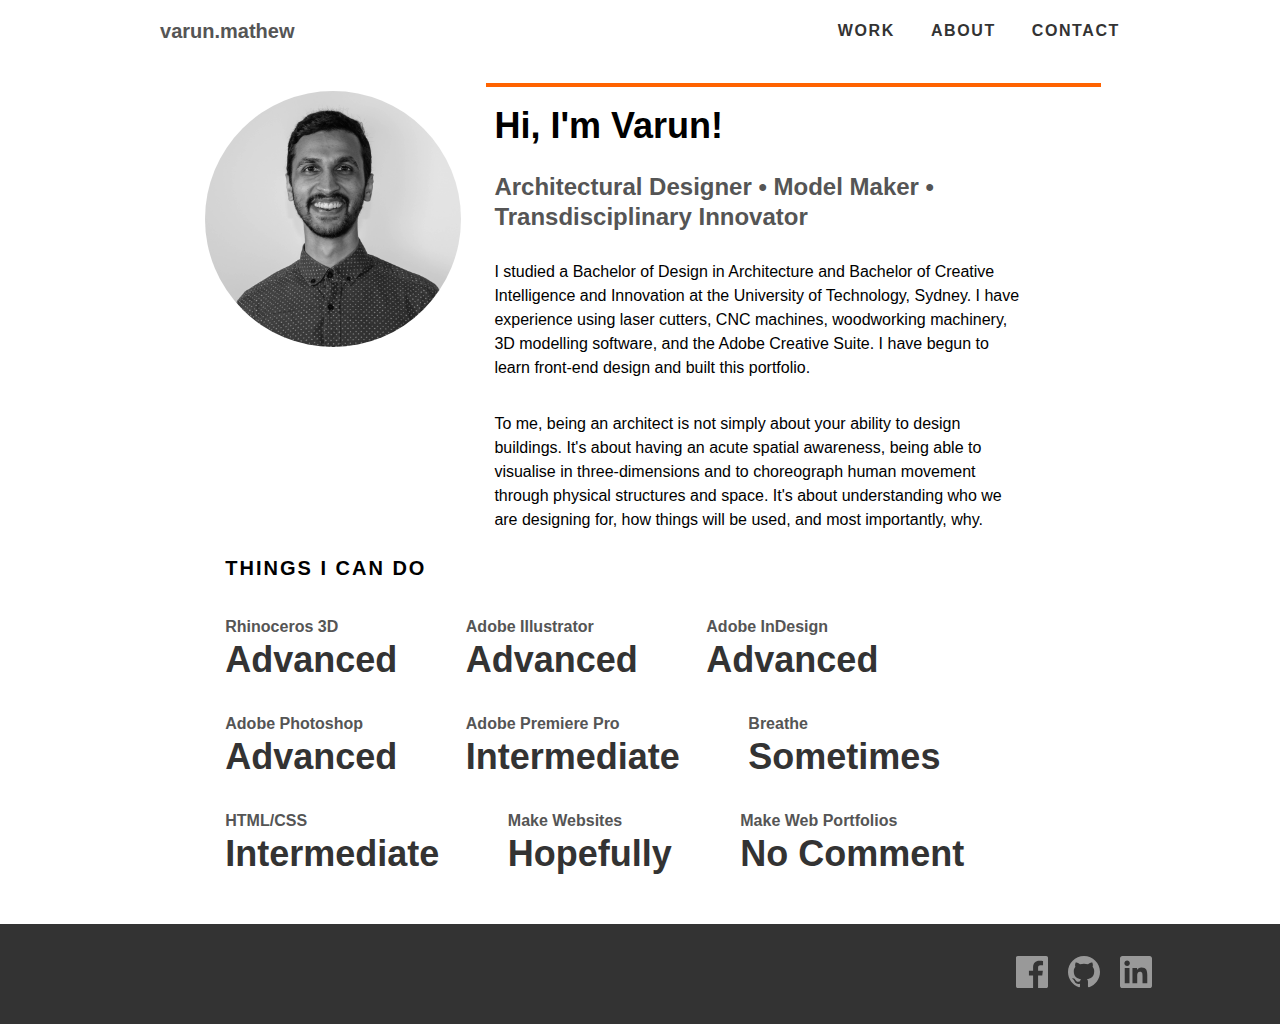
<file: index.html>
<!DOCTYPE html>
<html>

<head>

  <title>VMathew</title>
  <meta name="description" content="Varun Mathew's Portfolio. BDes(Arch) BCII, UTS.">
  <meta name="viewport" content="width=device-width, initial-scale=1.0">

  <link rel="stylesheet" href="tachyons.css">

</head>

<body>

  <nav class="dt mw8 center w-100 border-box ph3 ph4-ns">
    <a class="dtc v-mid mid-gray link hover-orange w-25 w-40-ns" href="index.html" title="Home">
      <!-- <img src="logo.jpg" class="dib w2 h2 br-100" alt="Varun Mathew"> -->
      <p class="f4 fw9 sans-serif tl"><!-- &#x221a; -->
        v<span class="dib-l dib-m dn">arun</span><span class="dib">.</span>mat<span class="dib-l dib-m dn">hew</span>
      </p>

    </a>
    <div class="dtc v-mid w-75 w-60-ns tr">
      <a class="link dark-gray hover-orange ttu tracked f6 f5-l fw7 sans-serif dib mr3 mr4-ns" href="work.html" title="Work">Work</a>
      <a class="link dark-gray hover-orange ttu tracked f6 f5-l fw7 sans-serif dib mr3 mr4-ns" href="index.html#about" title="About">About</a>
      <a class="link dark-gray hover-orange ttu tracked f6 f5-l fw7 sans-serif dib" href="index.html#contact" title="Contact">Contact</a>
    </div>
  </nav>

  <div class="mw8 center">

    <div class="w-90 center">

      <div class="fl w-100 w-third-m w-third-l pa2 db center">
        <img class="mw4 mw4-ns mw5-l db center br-100" src="resources/profilepic.jpg" alt="Profile Picture" />
      </div>

      <div class="fl w-100 w-two-thirds-ns">

        <a name="about"></a>

        <h1 class="f2 lh-title fw7 mt0 pt3 pl2 bt bw2 b--orange sans-serif">
          Hi, I'm Varun!
        </h1>
        <h2 class="f3 mid-gray lh-title pl2 sans-serif">
          Architectural Designer &#8226 Model Maker &#8226 Transdisciplinary Innovator
        </h2>

        <p class="pa2 sans-serif f5 measure-narrow measure-ns measure-wide-l lh-copy">I studied a Bachelor of Design in Architecture and Bachelor of Creative Intelligence and Innovation at the University of Technology, Sydney. I have experience using laser cutters, CNC machines, woodworking machinery, 3D modelling software, and the Adobe Creative Suite. I have begun to learn front-end design and built this portfolio.</p>

        <p class="pa2 sans-serif f5 measure-narrow measure-ns measure-wide-l lh-copy">To me, being an architect is not simply about your ability to design buildings. It's about having an acute spatial awareness, being able to visualise in three-dimensions and to choreograph human movement through physical structures and space. It's about understanding who we are designing for, how things will be used, and most importantly, why.</p>    

      </div>

    </div>

    <div class="w-90 center pb4">
      <article class="w-90 center sans-serif" data-name="slab-stat">
        <h3 class="f4 ttu tracked lh-title">Things I Can Do</h3>

        <div class="cf">

          <dl class="fl fn-l w-50 dib-l w-auto-l lh-title mr5-l">
            <dd class="mid-gray f6 f5-l b ml0">Rhinoceros 3D</dd>
            <dd class="dark-gray f3 f2-l b ml0">Advanced</dd>
          </dl>

          <dl class="fl fn-l w-50 dib-l w-auto-l lh-title mr5-l">
            <dd class="mid-gray f6 f5-l b ml0">Adobe Illustrator</dd>
            <dd class="dark-gray f3 f2-l b ml0">Advanced</dd>
          </dl>

          <dl class="fl fn-l w-50 dib-l w-auto-l lh-title mr5-l">
            <dd class="mid-gray f6 f5-l b ml0">Adobe InDesign</dd>
            <dd class="dark-gray f3 f2-l b ml0">Advanced</dd>
          </dl>

          <dl class="fl fn-l w-50 dib-l w-auto-l lh-title mr5-l">
            <dd class="mid-gray f6 f5-l b ml0">Adobe Photoshop</dd>
            <dd class="dark-gray f3 f2-l b ml0">Advanced</dd>
          </dl>

          <dl class="fl fn-l w-50 dib-l w-auto-l lh-title mr5-l">
            <dd class="mid-gray f6 f5-l b ml0">Adobe Premiere Pro</dd>
            <dd class="dark-gray f3 f2-l b ml0">Intermediate</dd>
          </dl>

          <dl class="fl fn-l w-50 dib-l w-auto-l lh-title mr5-l">
            <dd class="mid-gray f6 f5-l b ml0">Breathe</dd>
            <dd class="dark-gray f3 f2-l b ml0">Sometimes</dd>
          </dl>

          <dl class="fl fn-l w-50 dib-l w-auto-l lh-title mr5-l">
            <dd class="mid-gray f6 f5-l b ml0">HTML/CSS</dd>
            <dd class="dark-gray f3 f2-l b ml0">Intermediate</dd>
          </dl>

          <dl class="fl fn-l w-50 dib-l w-auto-l lh-title mr5-l">
            <dd class="mid-gray f6 f5-l b ml0">Make Websites</dd>
            <dd class="dark-gray f3 f2-l b ml0">Hopefully</dd>
          </dl>

          <a href="egg.html" class="link hover-bg-yellow">
            <dl class="fl fn-l w-50 dib-l w-auto-l lh-title mr5-l">
              <dd class="mid-gray f6 f5-l b ml0">Make Web Portfolios</dd>
              <dd class="dark-gray f3 f2-l b ml0">No Comment</dd>
            </dl>
          </a>

        </div>
      </article>
    </div>

  </div>

  <footer class="pv4 ph3 ph5-ns bg-dark-gray">
    <a name="contact"></a>

    <div class="mw8 center tr">
      <a class="link silver hover-orange dib h2 w2 mr3" href="https://www.facebook.com/varuncmat" title="Facebook">
        <svg fill="currentColor" viewBox="0 0 16 16" fill-rule="evenodd" clip-rule="evenodd" stroke-linejoin="round" stroke-miterlimit="1.414"><path d="M15.117 0H.883C.395 0 0 .395 0 .883v14.234c0 .488.395.883.883.883h7.663V9.804H6.46V7.39h2.086V5.607c0-2.066 1.262-3.19 3.106-3.19.883 0 1.642.064 1.863.094v2.16h-1.28c-1 0-1.195.476-1.195 1.176v1.54h2.39l-.31 2.416h-2.08V16h4.077c.488 0 .883-.395.883-.883V.883C16 .395 15.605 0 15.117 0" fill-rule="nonzero"/></svg>
      </a>
      
      <a class="link silver hover-orange dib h2 w2 mr3" href="https://github.com/sqrtmat" title="GitHub">
        <svg fill="currentColor" viewBox="0 0 16 16" fill-rule="evenodd" clip-rule="evenodd" stroke-linejoin="round" stroke-miterlimit="1.414"><path d="M8 0C3.58 0 0 3.582 0 8c0 3.535 2.292 6.533 5.47 7.59.4.075.547-.172.547-.385 0-.19-.007-.693-.01-1.36-2.226.483-2.695-1.073-2.695-1.073-.364-.924-.89-1.17-.89-1.17-.725-.496.056-.486.056-.486.803.056 1.225.824 1.225.824.714 1.223 1.873.87 2.33.665.072-.517.278-.87.507-1.07-1.777-.2-3.644-.888-3.644-3.953 0-.873.31-1.587.823-2.147-.083-.202-.358-1.015.077-2.117 0 0 .672-.215 2.2.82.638-.178 1.323-.266 2.003-.27.68.004 1.364.092 2.003.27 1.527-1.035 2.198-.82 2.198-.82.437 1.102.163 1.915.08 2.117.513.56.823 1.274.823 2.147 0 3.073-1.87 3.75-3.653 3.947.287.246.543.735.543 1.48 0 1.07-.01 1.933-.01 2.195 0 .215.144.463.55.385C13.71 14.53 16 11.534 16 8c0-4.418-3.582-8-8-8"/></svg>
      </a>
      
      <a class="link silver hover-orange dib h2 w2" href="https://www.linkedin.com/in/vcmathew/" title="LinkedIn">
        <svg fill="currentColor" viewBox="0 0 16 16" fill-rule="evenodd" clip-rule="evenodd" stroke-linejoin="round" stroke-miterlimit="1.414"><path d="M13.632 13.635h-2.37V9.922c0-.886-.018-2.025-1.234-2.025-1.235 0-1.424.964-1.424 1.96v3.778h-2.37V6H8.51V7.04h.03c.318-.6 1.092-1.233 2.247-1.233 2.4 0 2.845 1.58 2.845 3.637v4.188zM3.558 4.955c-.762 0-1.376-.617-1.376-1.377 0-.758.614-1.375 1.376-1.375.76 0 1.376.617 1.376 1.375 0 .76-.617 1.377-1.376 1.377zm1.188 8.68H2.37V6h2.376v7.635zM14.816 0H1.18C.528 0 0 .516 0 1.153v13.694C0 15.484.528 16 1.18 16h13.635c.652 0 1.185-.516 1.185-1.153V1.153C16 .516 15.467 0 14.815 0z" fill-rule="nonzero"/></svg>
      </a>
    </div>
    
  </footer>

</body>
</html>
</file>
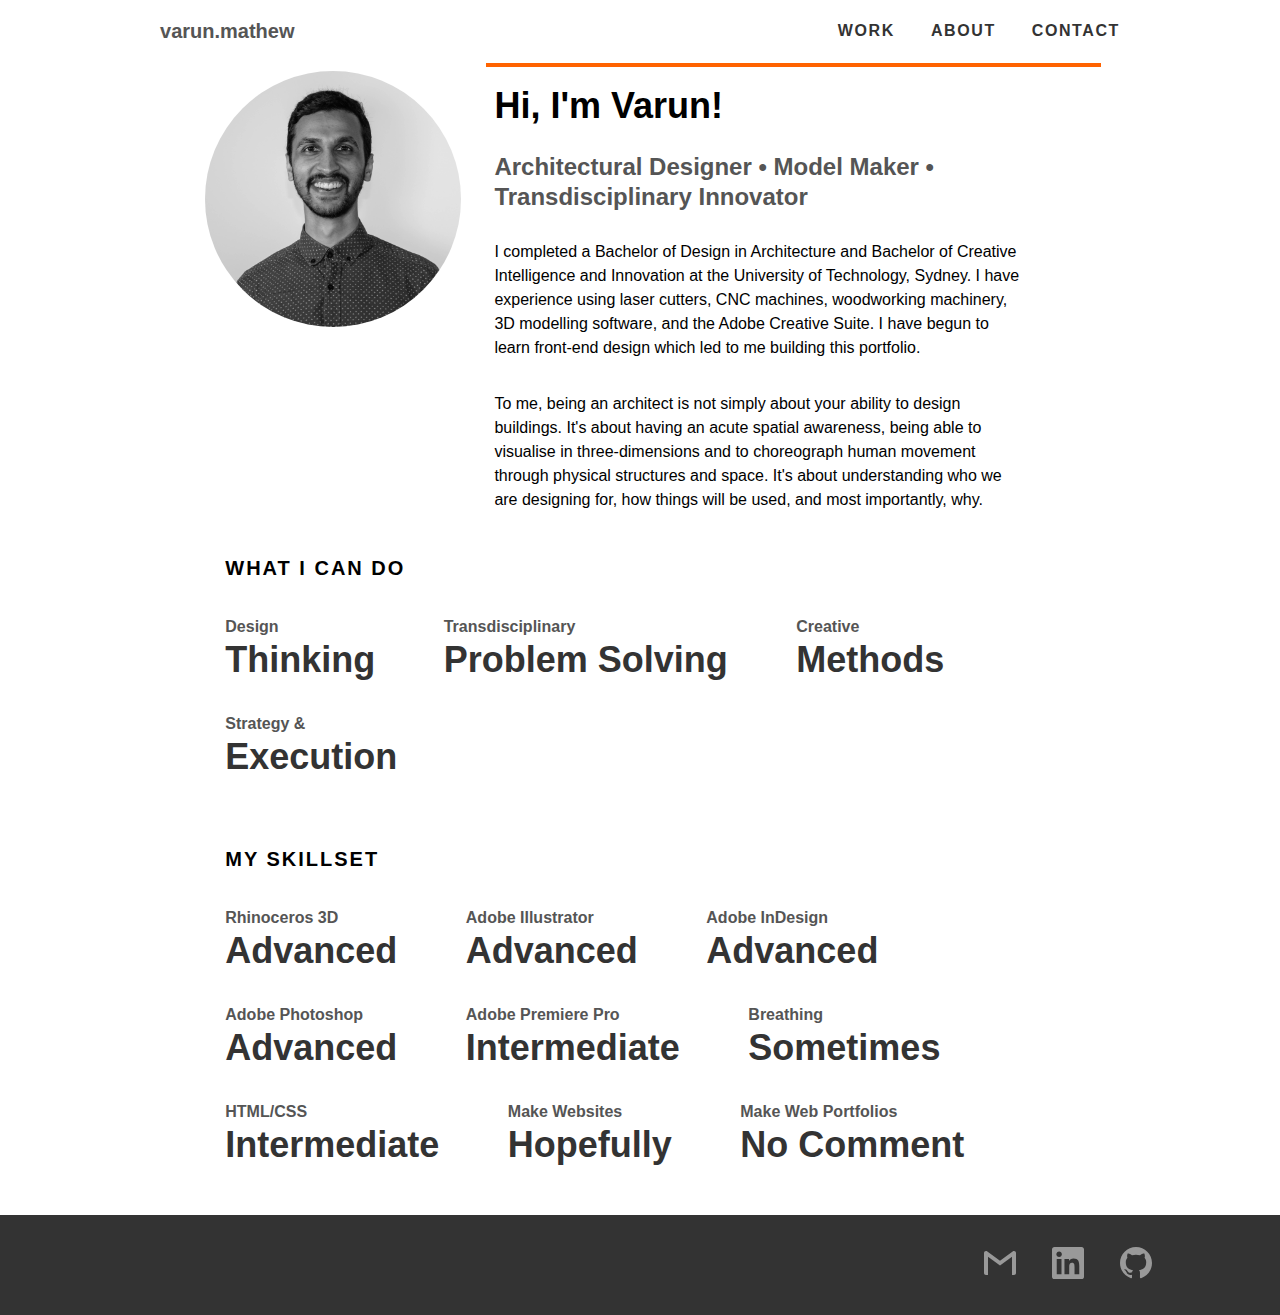
<file: about.html>
<!DOCTYPE html>
<html>

<head>

  <title>VMathew</title>
  <meta name="description" content="Varun Mathew's Portfolio. BDes(Arch) BCII, UTS.">
  <meta name="viewport" content="width=device-width, initial-scale=1.0">

  <link rel="stylesheet" href="tachyons.css">

</head>

<body>

  <nav class="dt mw8 center w-100 border-box ph3 ph4-ns">
    <a class="dtc v-mid mid-gray link hover-orange w-25 w-40-ns" href="index.html" title="Home">
      <!-- <img src="logo.jpg" class="dib w2 h2 br-100" alt="Varun Mathew"> -->
      <p class="f4 fw9 sans-serif tl"><!-- &#x221a; -->
        v<span class="dib-l dib-m dn">arun</span><span class="dib">.</span>mat<span class="dib-l dib-m dn">hew</span>
      </p>
    </a>

    <div class="dtc v-mid w-75 w-60-ns tr">
      <a class="link dark-gray hover-orange ttu tracked f6 f5-l fw7 sans-serif dib mr3 mr4-ns" href="work.html" title="Work">Work</a>
      <a class="link dark-gray hover-orange ttu tracked f6 f5-l fw7 sans-serif dib mr3 mr4-ns" href="about.html" title="About">About</a>
      <a class="link dark-gray hover-orange ttu tracked f6 f5-l fw7 sans-serif dib" href="about.html#contact" title="Contact">Contact</a>
    </div>
  </nav>

  <div class="mw8 center">

    <div class="w-90 center cf">

      <div class="fl w-100 w-third-m w-third-l pa2 db center">
        <img class="mw4 mw4-ns mw5-l db center br-100" src="resources/profilepic.jpg" alt="Profile Picture" />
      </div>

      <div class="fl w-100 w-two-thirds-ns">

        <a name="about"></a>

        <h1 class="f2 lh-title fw7 mt0 pt3 pl2 bt bw2 b--orange sans-serif">
          Hi, I'm Varun!
        </h1>
        <h2 class="f3 mid-gray lh-title pl2 sans-serif">
          Architectural Designer &#8226 Model Maker &#8226 Transdisciplinary Innovator
        </h2>

        <p class="pa2 sans-serif f5 measure-narrow measure-ns measure-wide-l lh-copy">I completed a Bachelor of Design in Architecture and Bachelor of Creative Intelligence and Innovation at the University of Technology, Sydney. I have experience using laser cutters, CNC machines, woodworking machinery, 3D modelling software, and the Adobe Creative Suite. I have begun to learn front-end design which led to me building this portfolio.</p>

        <p class="pa2 sans-serif f5 measure-narrow measure-ns measure-wide-l lh-copy">To me, being an architect is not simply about your ability to design buildings. It's about having an acute spatial awareness, being able to visualise in three-dimensions and to choreograph human movement through physical structures and space. It's about understanding who we are designing for, how things will be used, and most importantly, why.</p>    

      </div>

    </div>

    <div class="w-90 center pb4">
      <article class="w-90 center sans-serif">
        <h3 class="f4 ttu tracked lh-title">What I Can Do</h3>

        <div class="cf">

          <dl class="fl fn-l w-50 dib-l w-auto-l lh-title mr5-l">
            <dd class="mid-gray f6 f5-l b ml0">Design</dd>
            <dd class="dark-gray f3 f2-l b ml0">Thinking</dd>
          </dl>

          <dl class="fl fn-l w-50 dib-l w-auto-l lh-title mr5-l">
            <dd class="mid-gray f6 f5-l b ml0">Transdisciplinary</dd>
            <dd class="dark-gray f3 f2-l b ml0">Problem Solving</dd>
          </dl>

          <dl class="fl fn-l w-50 dib-l w-auto-l lh-title mr5-l">
            <dd class="mid-gray f6 f5-l b ml0">Creative</dd>
            <dd class="dark-gray f3 f2-l b ml0">Methods</dd>
          </dl>

          <dl class="fl fn-l w-50 dib-l w-auto-l lh-title mr5-l">
            <dd class="mid-gray f6 f5-l b ml0">Strategy &</dd>
            <dd class="dark-gray f3 f2-l b ml0">Execution</dd>
          </dl>

        </div>
      </article>
    </div>

    <div class="w-90 center pb4">
      <article class="w-90 center sans-serif">
        <h3 class="f4 ttu tracked lh-title">My Skillset</h3>

        <div class="cf">

          <dl class="fl fn-l w-50 dib-l w-auto-l lh-title mr5-l">
            <dd class="mid-gray f6 f5-l b ml0">Rhinoceros 3D</dd>
            <dd class="dark-gray f3 f2-l b ml0">Advanced</dd>
          </dl>

          <dl class="fl fn-l w-50 dib-l w-auto-l lh-title mr5-l">
            <dd class="mid-gray f6 f5-l b ml0">Adobe Illustrator</dd>
            <dd class="dark-gray f3 f2-l b ml0">Advanced</dd>
          </dl>

          <dl class="fl fn-l w-50 dib-l w-auto-l lh-title mr5-l">
            <dd class="mid-gray f6 f5-l b ml0">Adobe InDesign</dd>
            <dd class="dark-gray f3 f2-l b ml0">Advanced</dd>
          </dl>

          <dl class="fl fn-l w-50 dib-l w-auto-l lh-title mr5-l">
            <dd class="mid-gray f6 f5-l b ml0">Adobe Photoshop</dd>
            <dd class="dark-gray f3 f2-l b ml0">Advanced</dd>
          </dl>

          <dl class="fl fn-l w-50 dib-l w-auto-l lh-title mr5-l">
            <dd class="mid-gray f6 f5-l b ml0">Adobe Premiere Pro</dd>
            <dd class="dark-gray f3 f2-l b ml0">Intermediate</dd>
          </dl>

          <dl class="fl fn-l w-50 dib-l w-auto-l lh-title mr5-l">
            <dd class="mid-gray f6 f5-l b ml0">Breathing</dd>
            <dd class="dark-gray f3 f2-l b ml0">Sometimes</dd>
          </dl>

          <dl class="fl fn-l w-50 dib-l w-auto-l lh-title mr5-l">
            <dd class="mid-gray f6 f5-l b ml0">HTML/CSS</dd>
            <dd class="dark-gray f3 f2-l b ml0">Intermediate</dd>
          </dl>

          <dl class="fl fn-l w-50 dib-l w-auto-l lh-title mr5-l">
            <dd class="mid-gray f6 f5-l b ml0">Make Websites</dd>
            <dd class="dark-gray f3 f2-l b ml0">Hopefully</dd>
          </dl>

          <a href="egg.html" class="link hover-bg-yellow">
            <dl class="fl fn-l w-50 dib-l w-auto-l lh-title mr5-l">
              <dd class="mid-gray f6 f5-l b ml0">Make Web Portfolios</dd>
              <dd class="dark-gray f3 f2-l b ml0">No Comment</dd>
            </dl>
          </a>

        </div>
      </article>
    </div>

  </div>

  <footer class="pv4 ph3 bg-dark-gray">
    <a name="contact"></a>

    <div class="mw8 center tr">
      <a class="link silver hover-orange dib h2 w2 mr3" href="MAILTO:varun.mathew.95@gmail.com" title="Email">
        <svg fill="currentColor" viewBox="0 0 24 24" fill-rule="evenodd" clip-rule="evenodd" stroke-linejoin="round" stroke-miterlimit="1.414"><path d="M24 4.5v15c0 .85-.65 1.5-1.5 1.5H21V7.387l-9 6.463-9-6.463V21H1.5C.649 21 0 20.35 0 19.5v-15c0-.425.162-.8.431-1.068C.7 3.16 1.076 3 1.5 3H2l10 7.25L22 3h.5c.425 0 .8.162 1.069.432.27.268.431.643.431 1.068z"/></svg>
      </a>
      
      <a class="link silver hover-orange dib h2 w2 mh3" href="https://www.linkedin.com/in/vcmathew/" title="LinkedIn">
        <svg fill="currentColor" viewBox="0 0 16 16" fill-rule="evenodd" clip-rule="evenodd" stroke-linejoin="round" stroke-miterlimit="1.414"><path d="M13.632 13.635h-2.37V9.922c0-.886-.018-2.025-1.234-2.025-1.235 0-1.424.964-1.424 1.96v3.778h-2.37V6H8.51V7.04h.03c.318-.6 1.092-1.233 2.247-1.233 2.4 0 2.845 1.58 2.845 3.637v4.188zM3.558 4.955c-.762 0-1.376-.617-1.376-1.377 0-.758.614-1.375 1.376-1.375.76 0 1.376.617 1.376 1.375 0 .76-.617 1.377-1.376 1.377zm1.188 8.68H2.37V6h2.376v7.635zM14.816 0H1.18C.528 0 0 .516 0 1.153v13.694C0 15.484.528 16 1.18 16h13.635c.652 0 1.185-.516 1.185-1.153V1.153C16 .516 15.467 0 14.815 0z" fill-rule="nonzero"/></svg>
      </a>

      <a class="link silver hover-orange dib h2 w2 ml3" href="https://github.com/sqrtmat" title="GitHub">
        <svg fill="currentColor" viewBox="0 0 16 16" fill-rule="evenodd" clip-rule="evenodd" stroke-linejoin="round" stroke-miterlimit="1.414"><path d="M8 0C3.58 0 0 3.582 0 8c0 3.535 2.292 6.533 5.47 7.59.4.075.547-.172.547-.385 0-.19-.007-.693-.01-1.36-2.226.483-2.695-1.073-2.695-1.073-.364-.924-.89-1.17-.89-1.17-.725-.496.056-.486.056-.486.803.056 1.225.824 1.225.824.714 1.223 1.873.87 2.33.665.072-.517.278-.87.507-1.07-1.777-.2-3.644-.888-3.644-3.953 0-.873.31-1.587.823-2.147-.083-.202-.358-1.015.077-2.117 0 0 .672-.215 2.2.82.638-.178 1.323-.266 2.003-.27.68.004 1.364.092 2.003.27 1.527-1.035 2.198-.82 2.198-.82.437 1.102.163 1.915.08 2.117.513.56.823 1.274.823 2.147 0 3.073-1.87 3.75-3.653 3.947.287.246.543.735.543 1.48 0 1.07-.01 1.933-.01 2.195 0 .215.144.463.55.385C13.71 14.53 16 11.534 16 8c0-4.418-3.582-8-8-8"/></svg>
      </a>
      
    </div>
    
  </footer>

</body>
</html>
</file>
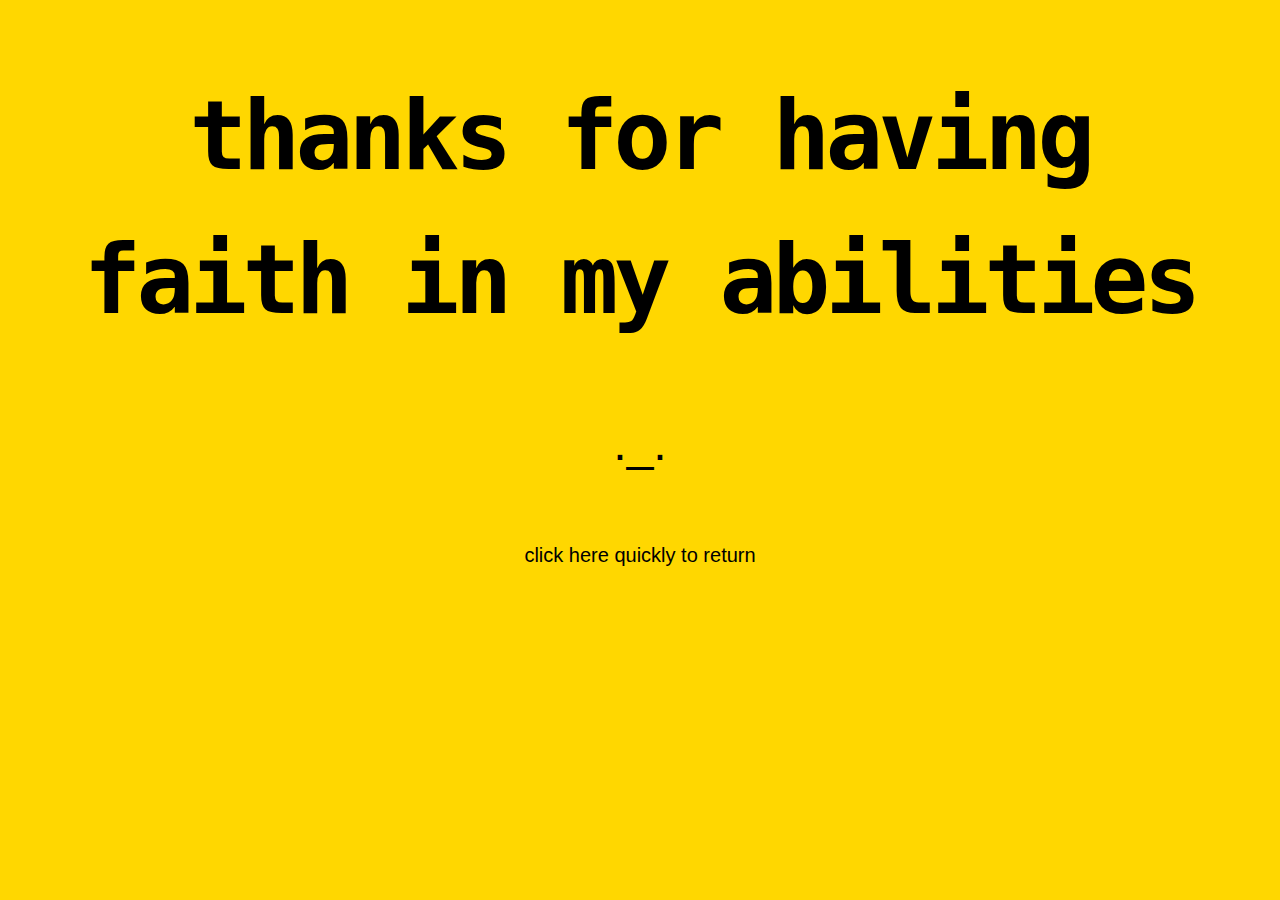
<file: egg.html>
<!DOCTYPE html>
<html>

<head>

  <title>._.</title>
  <meta name="description" content="Varun Mathew's Portfolio. BDes(Arch) BCII, UTS.">
  <meta name="viewport" content="width=device-width, initial-scale=1.0">

  <link rel="stylesheet" href="tachyons.css">

</head>

<body>

<section class="vh-100 bg-yellow sans-serif">
  <header class="tc ph5 lh-copy">
      <h1 class="f1 f-headline-l code mb3 fw9 dib tracked-tight black">thanks for having faith in my abilities</h1>
      <h2 class="black tc f1-l fw1">._.</h2>
  </header>
  <a href="index.html" class="hover-yellow no-underline">
    <p class="black fw1 tc mt4 mt5-l f5 f4-l hover-yellow">
      <span style="cursor: wait">click here quickly to return</span>
    </p>
  </a>
</section>

</body>
</file>
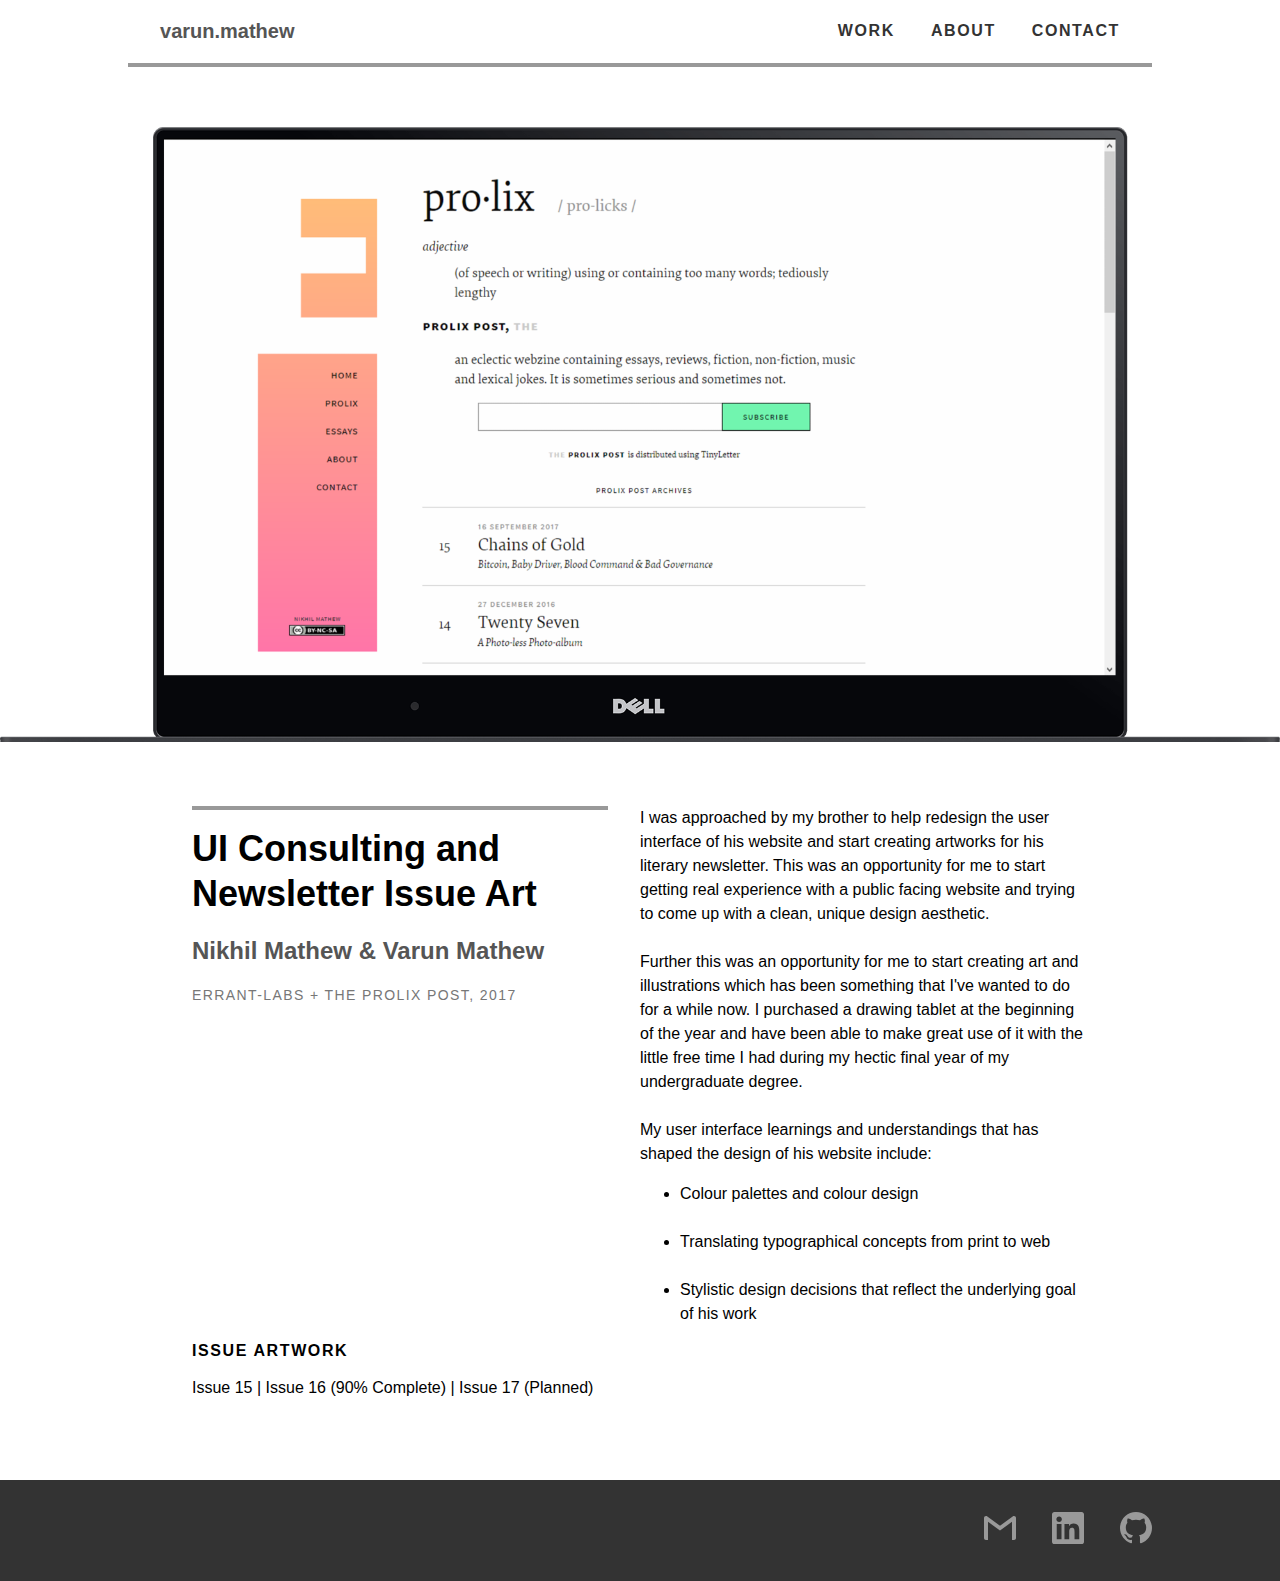
<file: errant.html>
<!DOCTYPE html>
<html>

<head>

  <title>USER INTERFACE & ART DESIGN</title>
  <meta name="description" content="Varun Mathew's Portfolio. BDes(Arch) BCII, UTS.">
  <meta name="viewport" content="width=device-width, initial-scale=1.0">

  <link rel="stylesheet" href="styles.css">
  <link rel="stylesheet" href="tachyons.css">

</head>

<body>

  <nav class="dt mw8 center w-100 border-box ph3 ph4-ns bb bw2 b--silver">
    <a class="dtc v-mid mid-gray link hover-orange w-25 w-40-ns" href="index.html" title="Home">
      <!-- <img src="logo.jpg" class="dib w2 h2 br-100" alt="Varun Mathew"> -->
      <p class="f4 fw9 sans-serif tl"><!-- &#x221a; -->
        v<span class="dib-l dib-m dn">arun</span><span class="dib">.</span>mat<span class="dib-l dib-m dn">hew</span>
      </p>
    </a>

    <div class="dtc v-mid w-75 w-60-ns tr">
      <a class="link dark-gray hover-orange ttu tracked f6 f5-l fw7 sans-serif dib mr3 mr4-ns" href="work.html" title="Work">Work</a>
      <a class="link dark-gray hover-orange ttu tracked f6 f5-l fw7 sans-serif dib mr3 mr4-ns" href="about.html" title="About">About</a>
      <a class="link dark-gray hover-orange ttu tracked f6 f5-l fw7 sans-serif dib" href="microcitylibrary.html#contact" title="Contact">Contact</a>
    </div>
  </nav>

  <div class="vh-75 cover bg-center parallax" style="background-image: url(resources/errant_cover.png);"></div>

  <div class="mw8 center">

    <article class="cf ph3 ph5-ns pv5 sans-serif">
      <header class="fn fl-ns w-50-ns pr4-ns">
        <h1 class="f2 lh-title fw9 mb3 mt0 pt3 bt bw2 b--silver">
          UI Consulting and Newsletter Issue Art
        </h1>
        <h2 class="f3 mid-gray lh-title">
          Nikhil Mathew & Varun Mathew
        </h2>
        <time class="f6 ttu tracked gray">Errant-Labs + The Prolix Post, 2017</time>
      </header>

      <div class="fn fl-ns w-50-ns">
        <p class="f5 lh-copy measure mt0-ns">
          I was approached by my brother to help redesign the user interface of his website and start creating artworks for his literary newsletter. This was an opportunity for me to start getting real experience with a public facing website and trying to come up with a clean, unique design aesthetic.<br><br>
          Further this was an opportunity for me to start creating art and illustrations which has been something that I've wanted to do for a while now. I purchased a drawing tablet at the beginning of the year and have been able to make great use of it with the little free time I had during my hectic final year of my undergraduate degree.<br><br>

          My user interface learnings and understandings that has shaped the design of his website include:<br>
          <ul class="measure lh-copy">
            <li>Colour palettes and colour design</li><br>
            <li>Translating typographical concepts from print to web</li><br>
            <li>Stylistic design decisions that reflect the underlying goal of his work</li>
          </ul>
        </p>
      </div>

      <p class="f5 fw6 ttu tracked fs-normal pt3">Issue Artwork</p>
      <p class="f5 lh-copy measure">
        Issue 15 | Issue 16 (90% Complete) | Issue 17 (Planned)
      </p>
    </article>

  </div>

  <footer class="pv4 ph3 bg-dark-gray">
    <a name="contact"></a>
    
    <div class="mw8 center tr">
      <a class="link silver hover-orange dib h2 w2 mr3" href="MAILTO:varun.mathew.95@gmail.com" title="Email">
        <svg fill="currentColor" viewBox="0 0 24 24" fill-rule="evenodd" clip-rule="evenodd" stroke-linejoin="round" stroke-miterlimit="1.414"><path d="M24 4.5v15c0 .85-.65 1.5-1.5 1.5H21V7.387l-9 6.463-9-6.463V21H1.5C.649 21 0 20.35 0 19.5v-15c0-.425.162-.8.431-1.068C.7 3.16 1.076 3 1.5 3H2l10 7.25L22 3h.5c.425 0 .8.162 1.069.432.27.268.431.643.431 1.068z"/></svg>
      </a>
      
      <a class="link silver hover-orange dib h2 w2 mh3" href="https://www.linkedin.com/in/vcmathew/" title="LinkedIn">
        <svg fill="currentColor" viewBox="0 0 16 16" fill-rule="evenodd" clip-rule="evenodd" stroke-linejoin="round" stroke-miterlimit="1.414"><path d="M13.632 13.635h-2.37V9.922c0-.886-.018-2.025-1.234-2.025-1.235 0-1.424.964-1.424 1.96v3.778h-2.37V6H8.51V7.04h.03c.318-.6 1.092-1.233 2.247-1.233 2.4 0 2.845 1.58 2.845 3.637v4.188zM3.558 4.955c-.762 0-1.376-.617-1.376-1.377 0-.758.614-1.375 1.376-1.375.76 0 1.376.617 1.376 1.375 0 .76-.617 1.377-1.376 1.377zm1.188 8.68H2.37V6h2.376v7.635zM14.816 0H1.18C.528 0 0 .516 0 1.153v13.694C0 15.484.528 16 1.18 16h13.635c.652 0 1.185-.516 1.185-1.153V1.153C16 .516 15.467 0 14.815 0z" fill-rule="nonzero"/></svg>
      </a>

      <a class="link silver hover-orange dib h2 w2 ml3" href="https://github.com/sqrtmat" title="GitHub">
        <svg fill="currentColor" viewBox="0 0 16 16" fill-rule="evenodd" clip-rule="evenodd" stroke-linejoin="round" stroke-miterlimit="1.414"><path d="M8 0C3.58 0 0 3.582 0 8c0 3.535 2.292 6.533 5.47 7.59.4.075.547-.172.547-.385 0-.19-.007-.693-.01-1.36-2.226.483-2.695-1.073-2.695-1.073-.364-.924-.89-1.17-.89-1.17-.725-.496.056-.486.056-.486.803.056 1.225.824 1.225.824.714 1.223 1.873.87 2.33.665.072-.517.278-.87.507-1.07-1.777-.2-3.644-.888-3.644-3.953 0-.873.31-1.587.823-2.147-.083-.202-.358-1.015.077-2.117 0 0 .672-.215 2.2.82.638-.178 1.323-.266 2.003-.27.68.004 1.364.092 2.003.27 1.527-1.035 2.198-.82 2.198-.82.437 1.102.163 1.915.08 2.117.513.56.823 1.274.823 2.147 0 3.073-1.87 3.75-3.653 3.947.287.246.543.735.543 1.48 0 1.07-.01 1.933-.01 2.195 0 .215.144.463.55.385C13.71 14.53 16 11.534 16 8c0-4.418-3.582-8-8-8"/></svg>
      </a>

    </div>
    
  </footer>

</body>
</html>
</file>
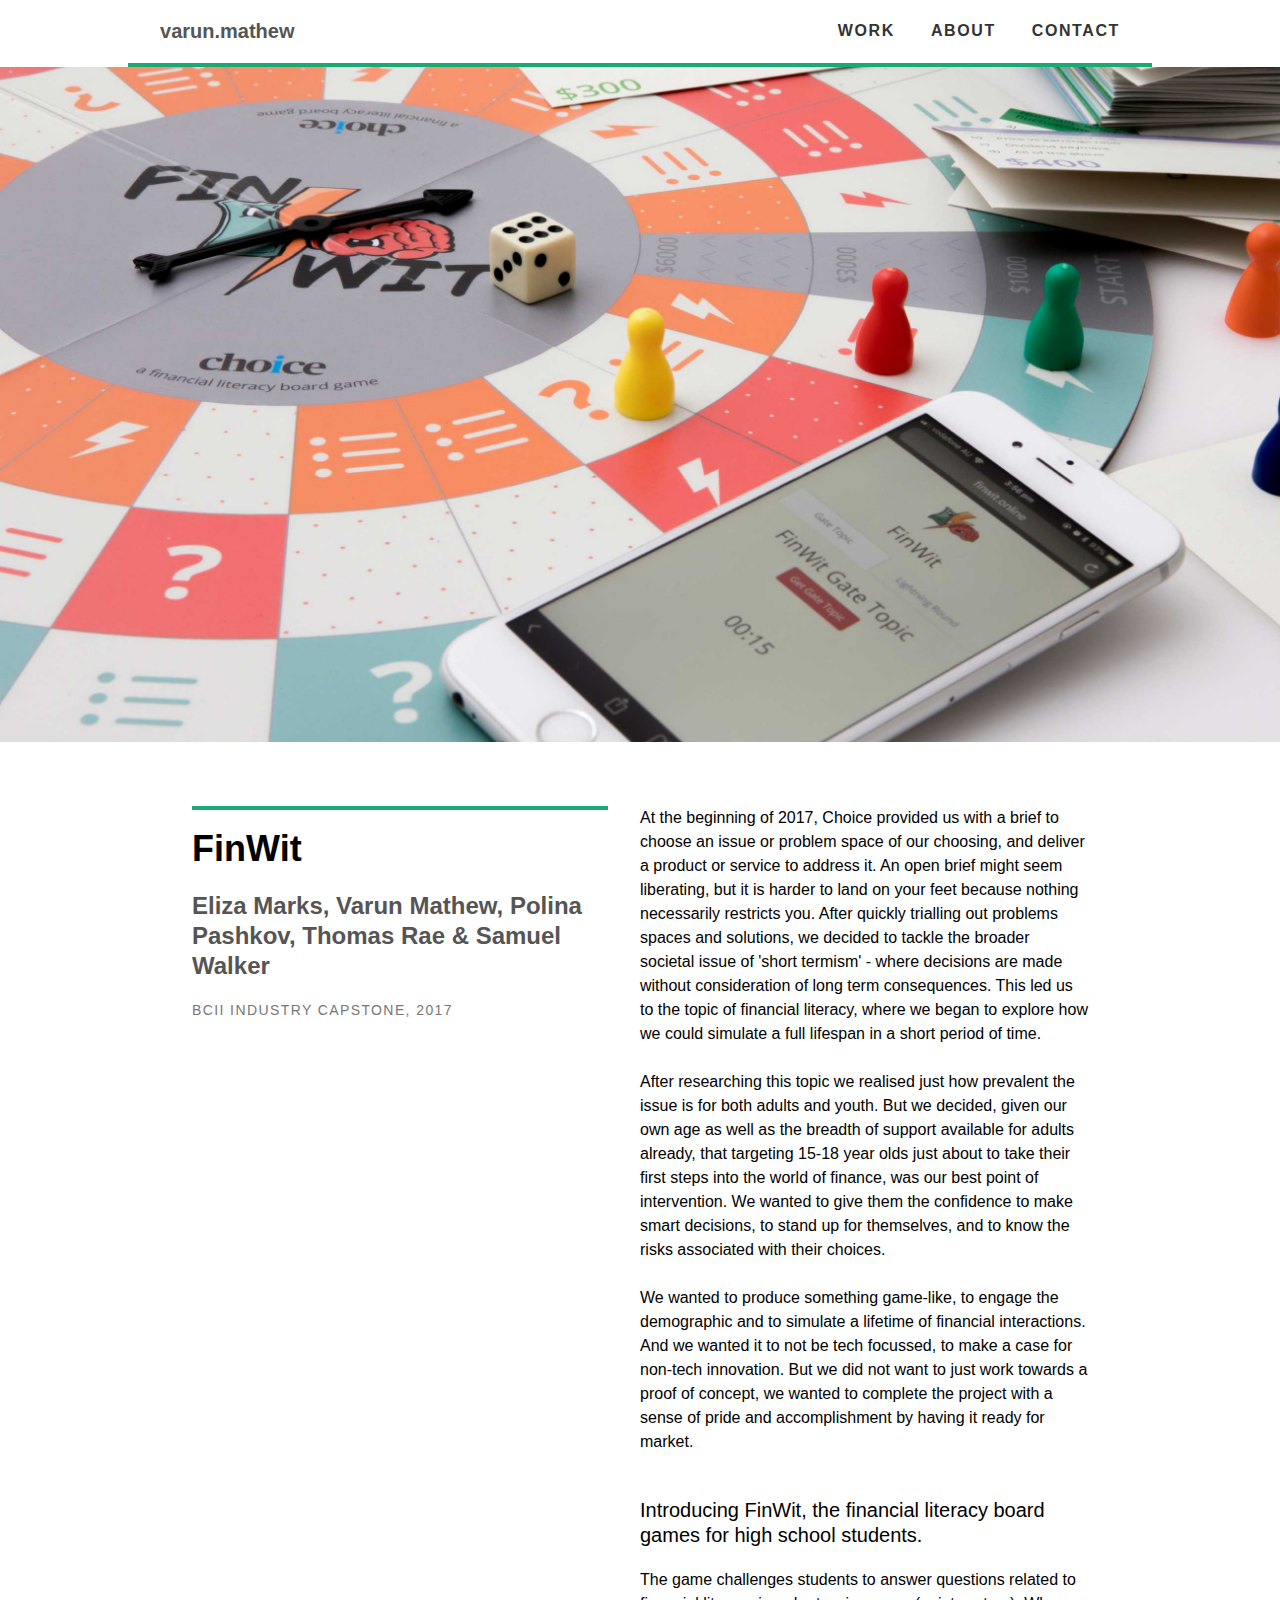
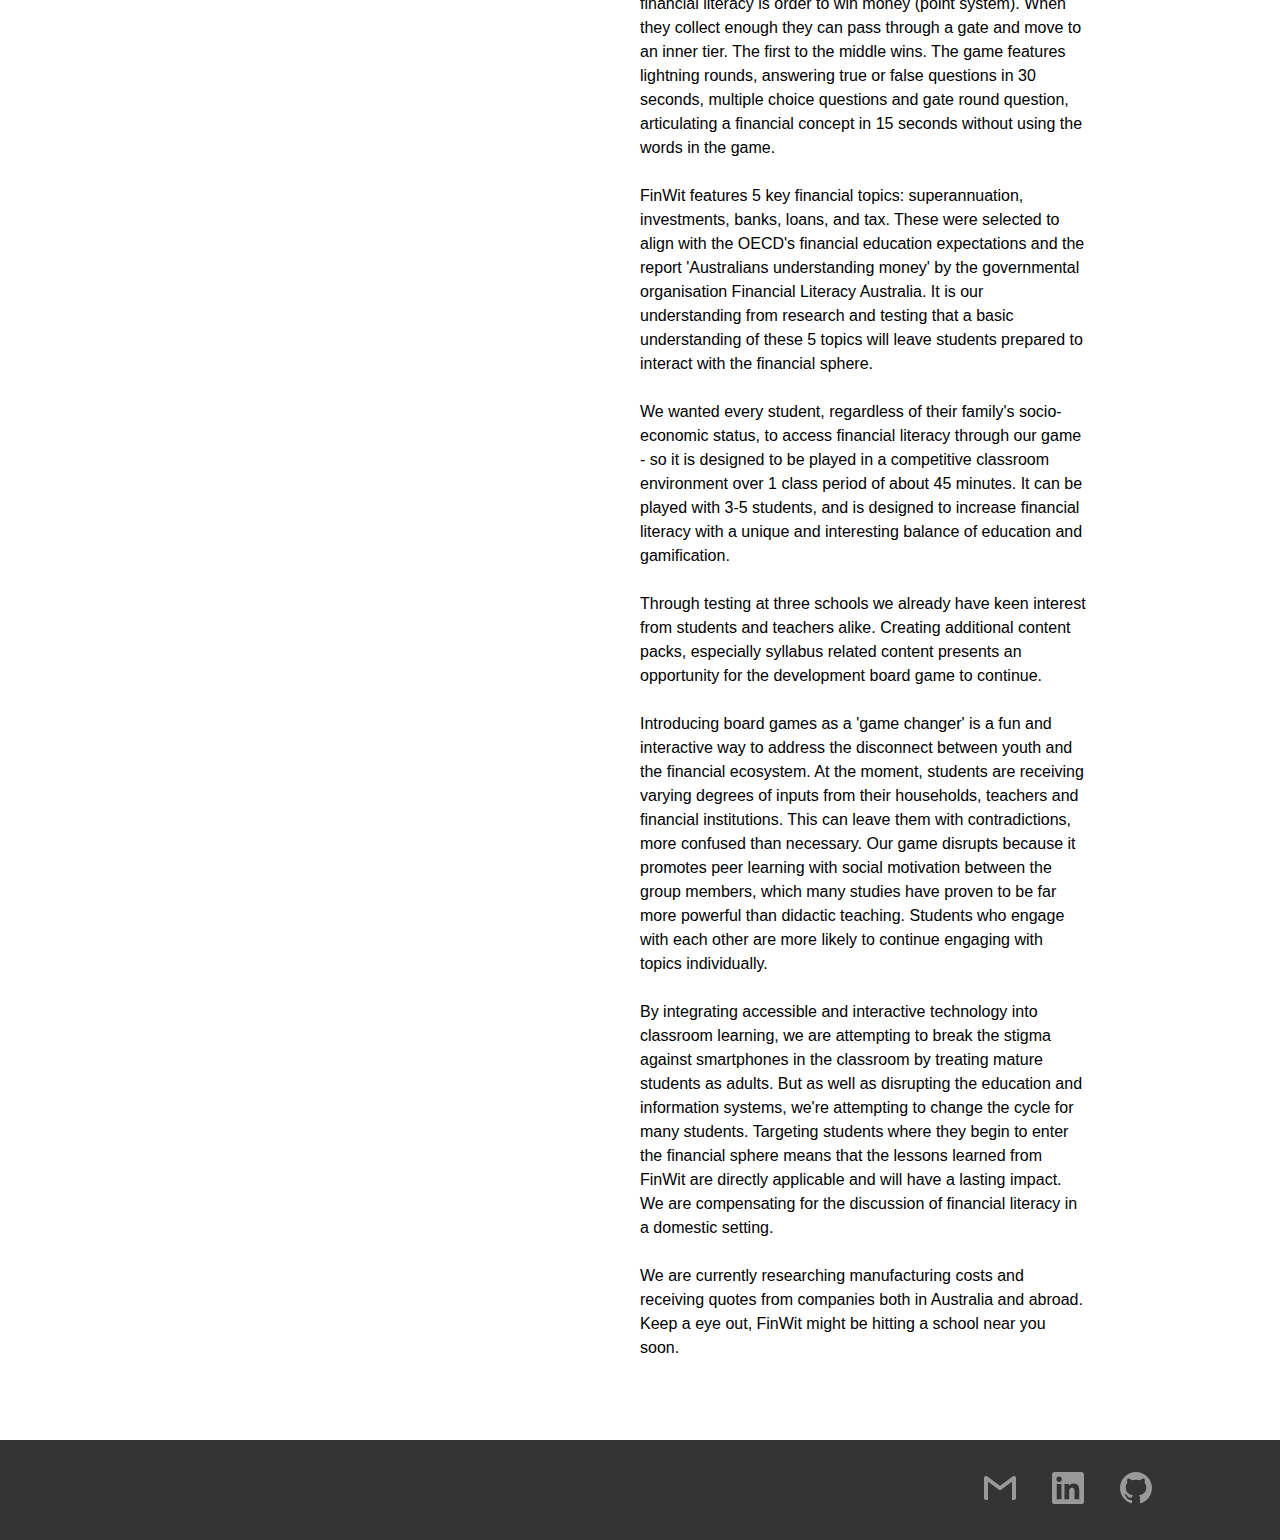
<file: finwit.html>
<!DOCTYPE html>
<html>

<head>

  <title>FinWit</title>
  <meta name="description" content="Varun Mathew's Portfolio. BDes(Arch) BCII, UTS.">
  <meta name="viewport" content="width=device-width, initial-scale=1.0">

  <link rel="stylesheet" href="styles.css">
  <link rel="stylesheet" href="tachyons.css">

</head>

<body>

  <nav class="dt mw8 center w-100 border-box ph3 ph4-ns bb bw2 b--green">
    <a class="dtc v-mid mid-gray link hover-orange w-25 w-40-ns" href="home.html" title="Home">
      <!-- <img src="logo.jpg" class="dib w2 h2 br-100" alt="Varun Mathew"> -->
      <p class="f4 fw9 sans-serif tl"><!-- &#x221a; -->
        v<span class="dib-l dib-m dn">arun</span><span class="dib">.</span>mat<span class="dib-l dib-m dn">hew</span>
      </p>
    </a>

    <div class="dtc v-mid w-75 w-60-ns tr">
      <a class="link dark-gray hover-orange ttu tracked f6 f5-l fw7 sans-serif dib mr3 mr4-ns" href="work.html" title="Work">Work</a>
      <a class="link dark-gray hover-orange ttu tracked f6 f5-l fw7 sans-serif dib mr3 mr4-ns" href="about.html" title="About">About</a>
      <a class="link dark-gray hover-orange ttu tracked f6 f5-l fw7 sans-serif dib" href="finwit.html#contact" title="Contact">Contact</a>
    </div>
  </nav>

  <div class="vh-75 cover bg-center parallax" style="background-image: url(resources/finwit_cover.jpg);"></div>

  <div class="mw8 center">

    <article class="cf ph3 ph5-ns pv5 sans-serif">
      <header class="fn fl-ns w-50-ns pr4-ns">
        <h1 class="f2 lh-title fw9 mb3 mt0 pt3 bt bw2 b--green">
          FinWit
        </h1>
        <h2 class="f3 mid-gray lh-title">
          Eliza Marks, Varun Mathew, Polina Pashkov, Thomas Rae & Samuel Walker
        </h2>
        <time class="f6 ttu tracked gray">BCII Industry Capstone, 2017</time>
      </header>

      <div class="fn fl-ns w-50-ns">
        <p class="f5 lh-copy measure mt0-ns">
          At the beginning of 2017, Choice provided us with a brief to choose an issue or problem space of our choosing, and deliver a product or service to address it. An open brief might seem liberating, but it is harder to land on your feet because nothing necessarily restricts you. After quickly trialling out problems spaces and solutions, we decided to tackle the broader societal issue of 'short termism' - where decisions are made without consideration of long term consequences. This led us to the topic of financial literacy, where we began to explore how we could simulate a full lifespan in a short period of time.<br><br>
          After researching this topic we realised just how prevalent the issue is for both adults and youth. But we decided, given our own age as well as the breadth of support available for adults already, that targeting 15-18 year olds just about to take their first steps into the world of finance, was our best point of intervention. We wanted to give them the confidence to make smart decisions, to stand up for themselves, and to know the risks associated with their choices.<br><br>
          We wanted to produce something game-like, to engage the demographic and to simulate a lifetime of financial interactions. And we wanted it to not be tech focussed, to make a case for non-tech innovation. But we did not want to just work towards a proof of concept, we wanted to complete the project with a sense of pride and accomplishment by having it ready for market.<br><br></p>
          <p class="f4 measure lh-title">Introducing FinWit, the financial literacy board games for high school students.</p>
          <p class="f5 lh-copy measure mt0-ns">
            The game challenges students to answer questions related to financial literacy is order to win money (point system). When they collect enough they can pass through a gate and move to an inner tier. The first to the middle wins. The game features lightning rounds, answering true or false questions in 30 seconds, multiple choice questions and gate round question, articulating a financial concept in 15 seconds without using the words in the game.<br><br>
            FinWit features 5 key financial topics: superannuation, investments, banks, loans, and tax. These were selected to align with the OECD's financial education expectations and the report 'Australians understanding money' by the governmental organisation Financial Literacy Australia. It is our understanding from research and testing that a basic understanding of these 5 topics will leave students prepared to interact with the financial sphere.<br><br>
            We wanted every student, regardless of their family's socio-economic status, to access financial literacy through our game - so it is designed to be played in a competitive classroom environment over 1 class period of about 45 minutes. It can be played with 3-5 students, and is designed to increase financial literacy with a unique and interesting balance of education and gamification.<br><br>
            Through testing at three schools we already have keen interest from students and teachers alike. Creating additional content packs, especially syllabus related content presents an opportunity for the development board game to continue.<br><br>
            Introducing board games as a 'game changer' is a fun and interactive way to address the disconnect between youth and the financial ecosystem. At the moment, students are receiving varying degrees of inputs from their households, teachers and financial institutions. This can leave them with contradictions, more confused than necessary. Our game disrupts because it promotes peer learning with social motivation between the group members, which many studies have proven to be far more powerful than didactic teaching. Students who engage with each other are more likely to continue engaging with topics individually.<br><br>
            By integrating accessible and interactive technology into classroom learning, we are attempting to break the stigma against smartphones in the classroom by treating mature students as adults. But as well as disrupting the education and information systems, we're attempting to change the cycle for many students. Targeting students where they begin to enter the financial sphere means that the lessons learned from FinWit are directly applicable and will have a lasting impact. We are compensating for the discussion of financial literacy in a domestic setting.<br><br>
            We are currently researching manufacturing costs and receiving quotes from companies both in Australia and abroad. Keep a eye out, FinWit might be hitting a school near you soon.
          </p>
        </div>
      </article>

    </div>

    <footer class="pv4 ph3 bg-dark-gray">
      <a name="contact"></a>

    <div class="mw8 center tr">
      <a class="link silver hover-orange dib h2 w2 mr3" href="MAILTO:varun.mathew.95@gmail.com" title="Email">
        <svg fill="currentColor" viewBox="0 0 24 24" fill-rule="evenodd" clip-rule="evenodd" stroke-linejoin="round" stroke-miterlimit="1.414"><path d="M24 4.5v15c0 .85-.65 1.5-1.5 1.5H21V7.387l-9 6.463-9-6.463V21H1.5C.649 21 0 20.35 0 19.5v-15c0-.425.162-.8.431-1.068C.7 3.16 1.076 3 1.5 3H2l10 7.25L22 3h.5c.425 0 .8.162 1.069.432.27.268.431.643.431 1.068z"/></svg>
      </a>
      
      <a class="link silver hover-orange dib h2 w2 mh3" href="https://www.linkedin.com/in/vcmathew/" title="LinkedIn">
        <svg fill="currentColor" viewBox="0 0 16 16" fill-rule="evenodd" clip-rule="evenodd" stroke-linejoin="round" stroke-miterlimit="1.414"><path d="M13.632 13.635h-2.37V9.922c0-.886-.018-2.025-1.234-2.025-1.235 0-1.424.964-1.424 1.96v3.778h-2.37V6H8.51V7.04h.03c.318-.6 1.092-1.233 2.247-1.233 2.4 0 2.845 1.58 2.845 3.637v4.188zM3.558 4.955c-.762 0-1.376-.617-1.376-1.377 0-.758.614-1.375 1.376-1.375.76 0 1.376.617 1.376 1.375 0 .76-.617 1.377-1.376 1.377zm1.188 8.68H2.37V6h2.376v7.635zM14.816 0H1.18C.528 0 0 .516 0 1.153v13.694C0 15.484.528 16 1.18 16h13.635c.652 0 1.185-.516 1.185-1.153V1.153C16 .516 15.467 0 14.815 0z" fill-rule="nonzero"/></svg>
      </a>

      <a class="link silver hover-orange dib h2 w2 ml3" href="https://github.com/sqrtmat" title="GitHub">
        <svg fill="currentColor" viewBox="0 0 16 16" fill-rule="evenodd" clip-rule="evenodd" stroke-linejoin="round" stroke-miterlimit="1.414"><path d="M8 0C3.58 0 0 3.582 0 8c0 3.535 2.292 6.533 5.47 7.59.4.075.547-.172.547-.385 0-.19-.007-.693-.01-1.36-2.226.483-2.695-1.073-2.695-1.073-.364-.924-.89-1.17-.89-1.17-.725-.496.056-.486.056-.486.803.056 1.225.824 1.225.824.714 1.223 1.873.87 2.33.665.072-.517.278-.87.507-1.07-1.777-.2-3.644-.888-3.644-3.953 0-.873.31-1.587.823-2.147-.083-.202-.358-1.015.077-2.117 0 0 .672-.215 2.2.82.638-.178 1.323-.266 2.003-.27.68.004 1.364.092 2.003.27 1.527-1.035 2.198-.82 2.198-.82.437 1.102.163 1.915.08 2.117.513.56.823 1.274.823 2.147 0 3.073-1.87 3.75-3.653 3.947.287.246.543.735.543 1.48 0 1.07-.01 1.933-.01 2.195 0 .215.144.463.55.385C13.71 14.53 16 11.534 16 8c0-4.418-3.582-8-8-8"/></svg>
      </a>

      </div>

    </footer>

  </body>
  </html>
</file>
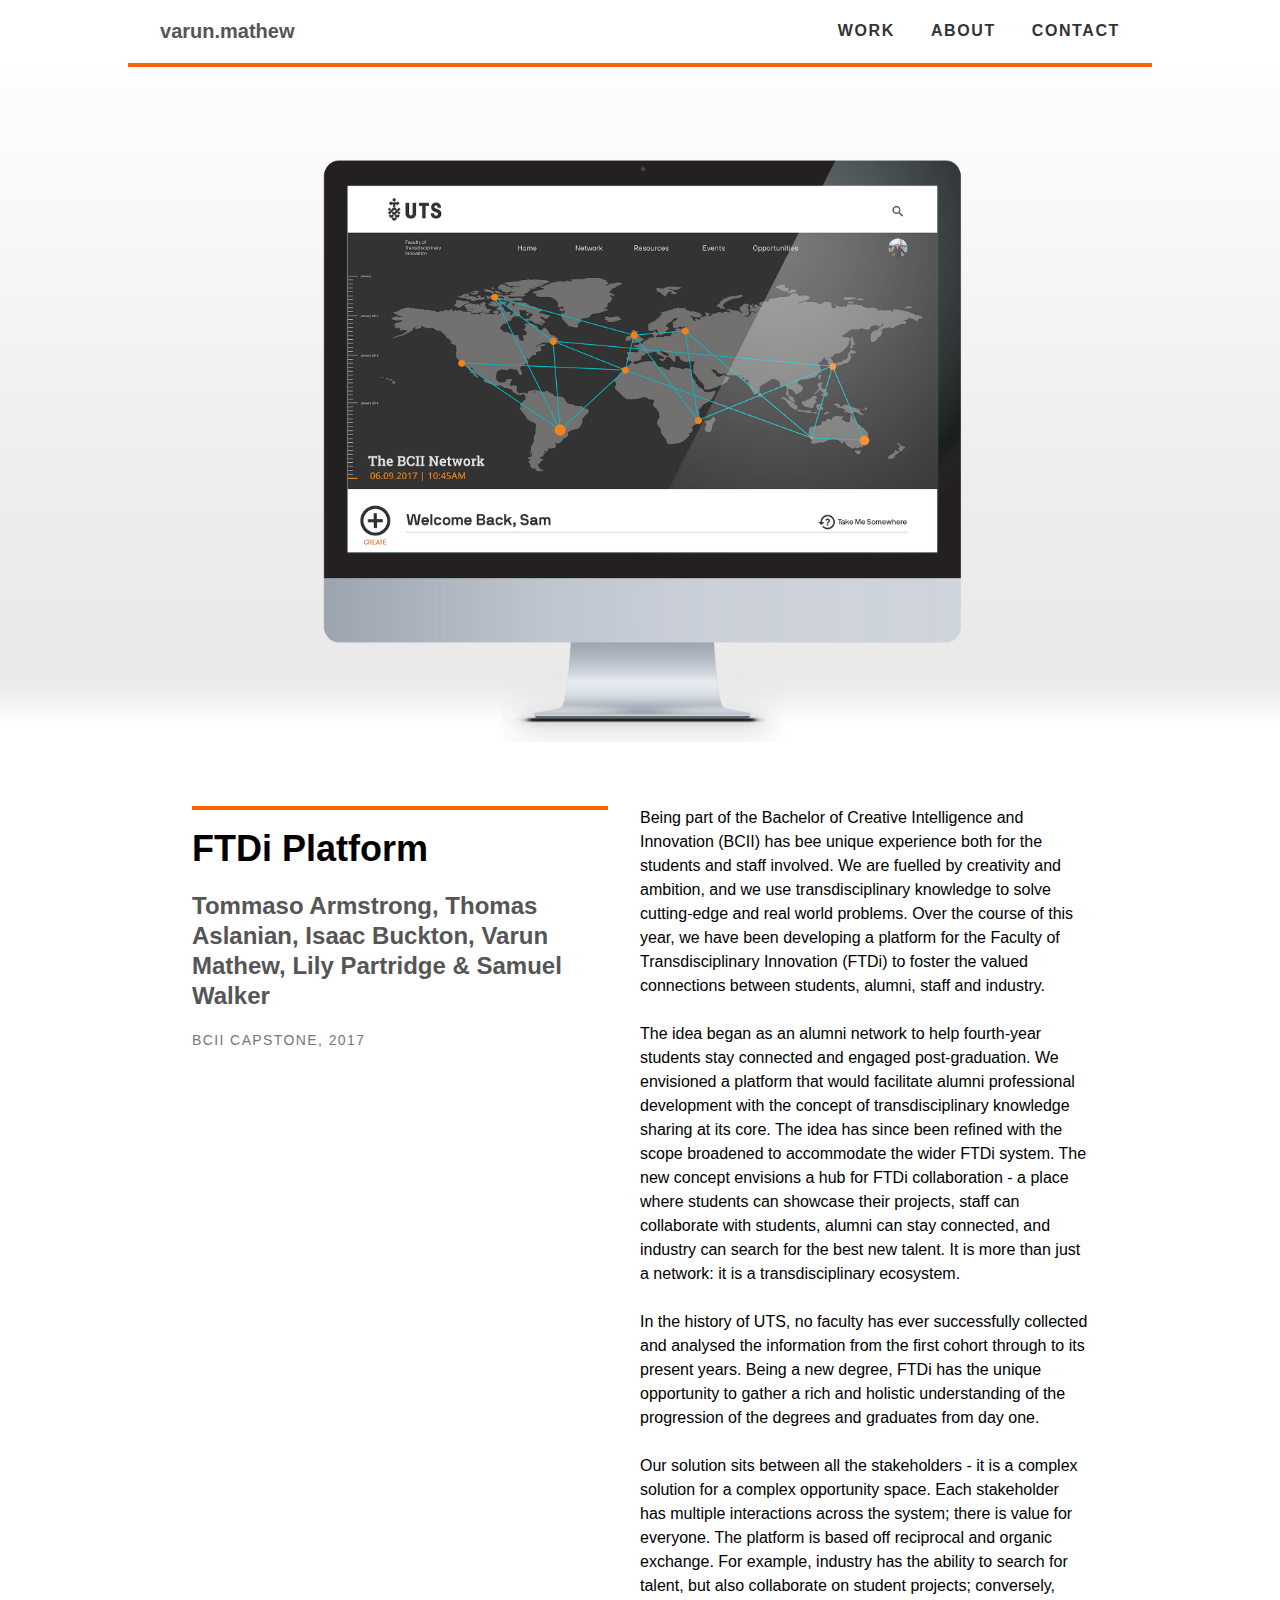
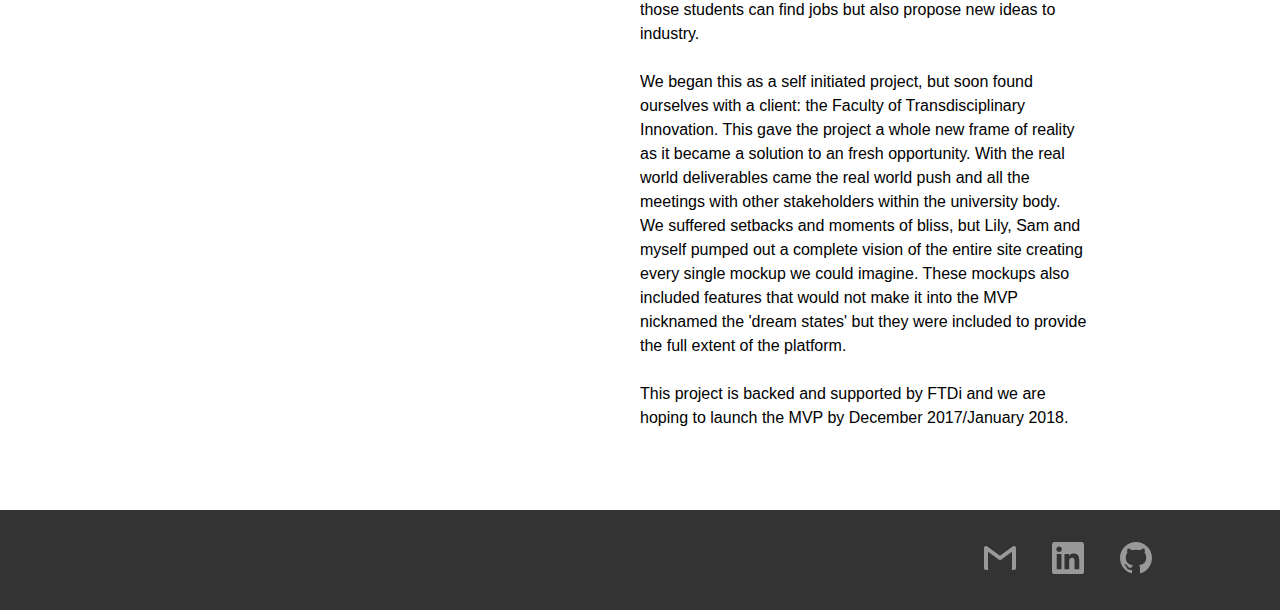
<file: ftdiplatform.html>
<!DOCTYPE html>
<html>

<head>

  <title>FTDi Platform</title>
  <meta name="description" content="Varun Mathew's Portfolio. BDes(Arch) BCII, UTS.">
  <meta name="viewport" content="width=device-width, initial-scale=1.0">

  <link rel="stylesheet" href="styles.css">
  <link rel="stylesheet" href="tachyons.css">

</head>

<body>

  <nav class="dt mw8 center w-100 border-box ph3 ph4-ns bb bw2 b--orange">
    <a class="dtc v-mid mid-gray link hover-orange w-25 w-40-ns" href="home.html" title="Home">
      <!-- <img src="logo.jpg" class="dib w2 h2 br-100" alt="Varun Mathew"> -->
      <p class="f4 fw9 sans-serif tl"><!-- &#x221a; -->
        v<span class="dib-l dib-m dn">arun</span><span class="dib">.</span>mat<span class="dib-l dib-m dn">hew</span>
      </p>
    </a>

    <div class="dtc v-mid w-75 w-60-ns tr">
      <a class="link dark-gray hover-orange ttu tracked f6 f5-l fw7 sans-serif dib mr3 mr4-ns" href="work.html" title="Work">Work</a>
      <a class="link dark-gray hover-orange ttu tracked f6 f5-l fw7 sans-serif dib mr3 mr4-ns" href="about.html" title="About">About</a>
      <a class="link dark-gray hover-orange ttu tracked f6 f5-l fw7 sans-serif dib" href="ftdiplatform.html#contact" title="Contact">Contact</a>
    </div>
  </nav>

  <div class="vh-75 cover bg-center parallax" style="background-image: url(resources/ftdi_cover.jpg);"></div>

  <div class="mw8 center">

    <article class="cf ph3 ph5-ns pv5 sans-serif">
      <header class="fn fl-ns w-50-ns pr4-ns">
        <h1 class="f2 lh-title fw9 mb3 mt0 pt3 bt bw2 b--orange">
          FTDi Platform
        </h1>
        <h2 class="f3 mid-gray lh-title">
          Tommaso Armstrong, Thomas Aslanian, Isaac Buckton, Varun Mathew, Lily Partridge & Samuel Walker
        </h2>
        <time class="f6 ttu tracked gray">BCII Capstone, 2017</time>
      </header>

      <div class="fn fl-ns w-50-ns">
        <p class="f5 lh-copy measure mt0-ns">
          Being part of the Bachelor of Creative Intelligence and Innovation (BCII) has bee unique experience both for the students and staff involved. We are fuelled by creativity and ambition, and we use transdisciplinary knowledge to solve cutting-edge and real world problems. Over the course of this year, we have been developing a platform for the Faculty of Transdisciplinary Innovation (FTDi) to foster the valued connections between students, alumni, staff and industry.<br><br>
          The idea began as an alumni network to help fourth-year students stay connected and engaged post-graduation. We envisioned a platform that would facilitate alumni professional development with the concept of transdisciplinary knowledge sharing at its core. The idea has since been refined with the scope broadened to accommodate the wider FTDi system. The new concept envisions a hub for FTDi collaboration - a place where students can showcase their projects, staff can collaborate with students, alumni can stay connected, and industry can search for the best new talent. It is more than just a network: it is a transdisciplinary ecosystem.<br><br>
          In the history of UTS, no faculty has ever successfully collected and analysed the information from the first cohort through to its present years. Being a new degree, FTDi has the unique opportunity  to gather a rich and holistic understanding of the progression of the degrees and graduates from day one.<br><br>
          Our solution sits between all the stakeholders - it is a complex solution for a complex opportunity space. Each stakeholder has multiple interactions across the system; there is value for everyone. The platform is based off reciprocal and organic exchange. For example, industry has the ability to search for talent, but also collaborate on student projects; conversely, those students can find jobs but also propose new ideas to industry.<br><br>
          We began this as a self initiated project, but soon found ourselves with a client: the Faculty of Transdisciplinary Innovation. This gave the project a whole new frame of reality as it became a solution to an fresh opportunity. With the real world deliverables came the real world push and all the meetings with other stakeholders within the university body. We suffered setbacks and moments of bliss, but Lily, Sam and myself pumped out a complete vision of the entire site creating every single mockup we could imagine. These mockups also included features that would not make it into the MVP nicknamed the 'dream states' but they were included to provide the full extent of the platform.<br><br>
          This project is backed and supported by FTDi and we are hoping to launch the MVP by December 2017/January 2018.
        </p>

      </div>
    </article>

  </div>

  <footer class="pv4 ph3 bg-dark-gray">
    <a name="contact"></a>
    
    <div class="mw8 center tr">
      <a class="link silver hover-orange dib h2 w2 mr3" href="MAILTO:varun.mathew.95@gmail.com" title="Email">
        <svg fill="currentColor" viewBox="0 0 24 24" fill-rule="evenodd" clip-rule="evenodd" stroke-linejoin="round" stroke-miterlimit="1.414"><path d="M24 4.5v15c0 .85-.65 1.5-1.5 1.5H21V7.387l-9 6.463-9-6.463V21H1.5C.649 21 0 20.35 0 19.5v-15c0-.425.162-.8.431-1.068C.7 3.16 1.076 3 1.5 3H2l10 7.25L22 3h.5c.425 0 .8.162 1.069.432.27.268.431.643.431 1.068z"/></svg>
      </a>
      
      <a class="link silver hover-orange dib h2 w2 mh3" href="https://www.linkedin.com/in/vcmathew/" title="LinkedIn">
        <svg fill="currentColor" viewBox="0 0 16 16" fill-rule="evenodd" clip-rule="evenodd" stroke-linejoin="round" stroke-miterlimit="1.414"><path d="M13.632 13.635h-2.37V9.922c0-.886-.018-2.025-1.234-2.025-1.235 0-1.424.964-1.424 1.96v3.778h-2.37V6H8.51V7.04h.03c.318-.6 1.092-1.233 2.247-1.233 2.4 0 2.845 1.58 2.845 3.637v4.188zM3.558 4.955c-.762 0-1.376-.617-1.376-1.377 0-.758.614-1.375 1.376-1.375.76 0 1.376.617 1.376 1.375 0 .76-.617 1.377-1.376 1.377zm1.188 8.68H2.37V6h2.376v7.635zM14.816 0H1.18C.528 0 0 .516 0 1.153v13.694C0 15.484.528 16 1.18 16h13.635c.652 0 1.185-.516 1.185-1.153V1.153C16 .516 15.467 0 14.815 0z" fill-rule="nonzero"/></svg>
      </a>

      <a class="link silver hover-orange dib h2 w2 ml3" href="https://github.com/sqrtmat" title="GitHub">
        <svg fill="currentColor" viewBox="0 0 16 16" fill-rule="evenodd" clip-rule="evenodd" stroke-linejoin="round" stroke-miterlimit="1.414"><path d="M8 0C3.58 0 0 3.582 0 8c0 3.535 2.292 6.533 5.47 7.59.4.075.547-.172.547-.385 0-.19-.007-.693-.01-1.36-2.226.483-2.695-1.073-2.695-1.073-.364-.924-.89-1.17-.89-1.17-.725-.496.056-.486.056-.486.803.056 1.225.824 1.225.824.714 1.223 1.873.87 2.33.665.072-.517.278-.87.507-1.07-1.777-.2-3.644-.888-3.644-3.953 0-.873.31-1.587.823-2.147-.083-.202-.358-1.015.077-2.117 0 0 .672-.215 2.2.82.638-.178 1.323-.266 2.003-.27.68.004 1.364.092 2.003.27 1.527-1.035 2.198-.82 2.198-.82.437 1.102.163 1.915.08 2.117.513.56.823 1.274.823 2.147 0 3.073-1.87 3.75-3.653 3.947.287.246.543.735.543 1.48 0 1.07-.01 1.933-.01 2.195 0 .215.144.463.55.385C13.71 14.53 16 11.534 16 8c0-4.418-3.582-8-8-8"/></svg>
      </a>

    </div>
    
  </footer>

</body>
</html>
</file>
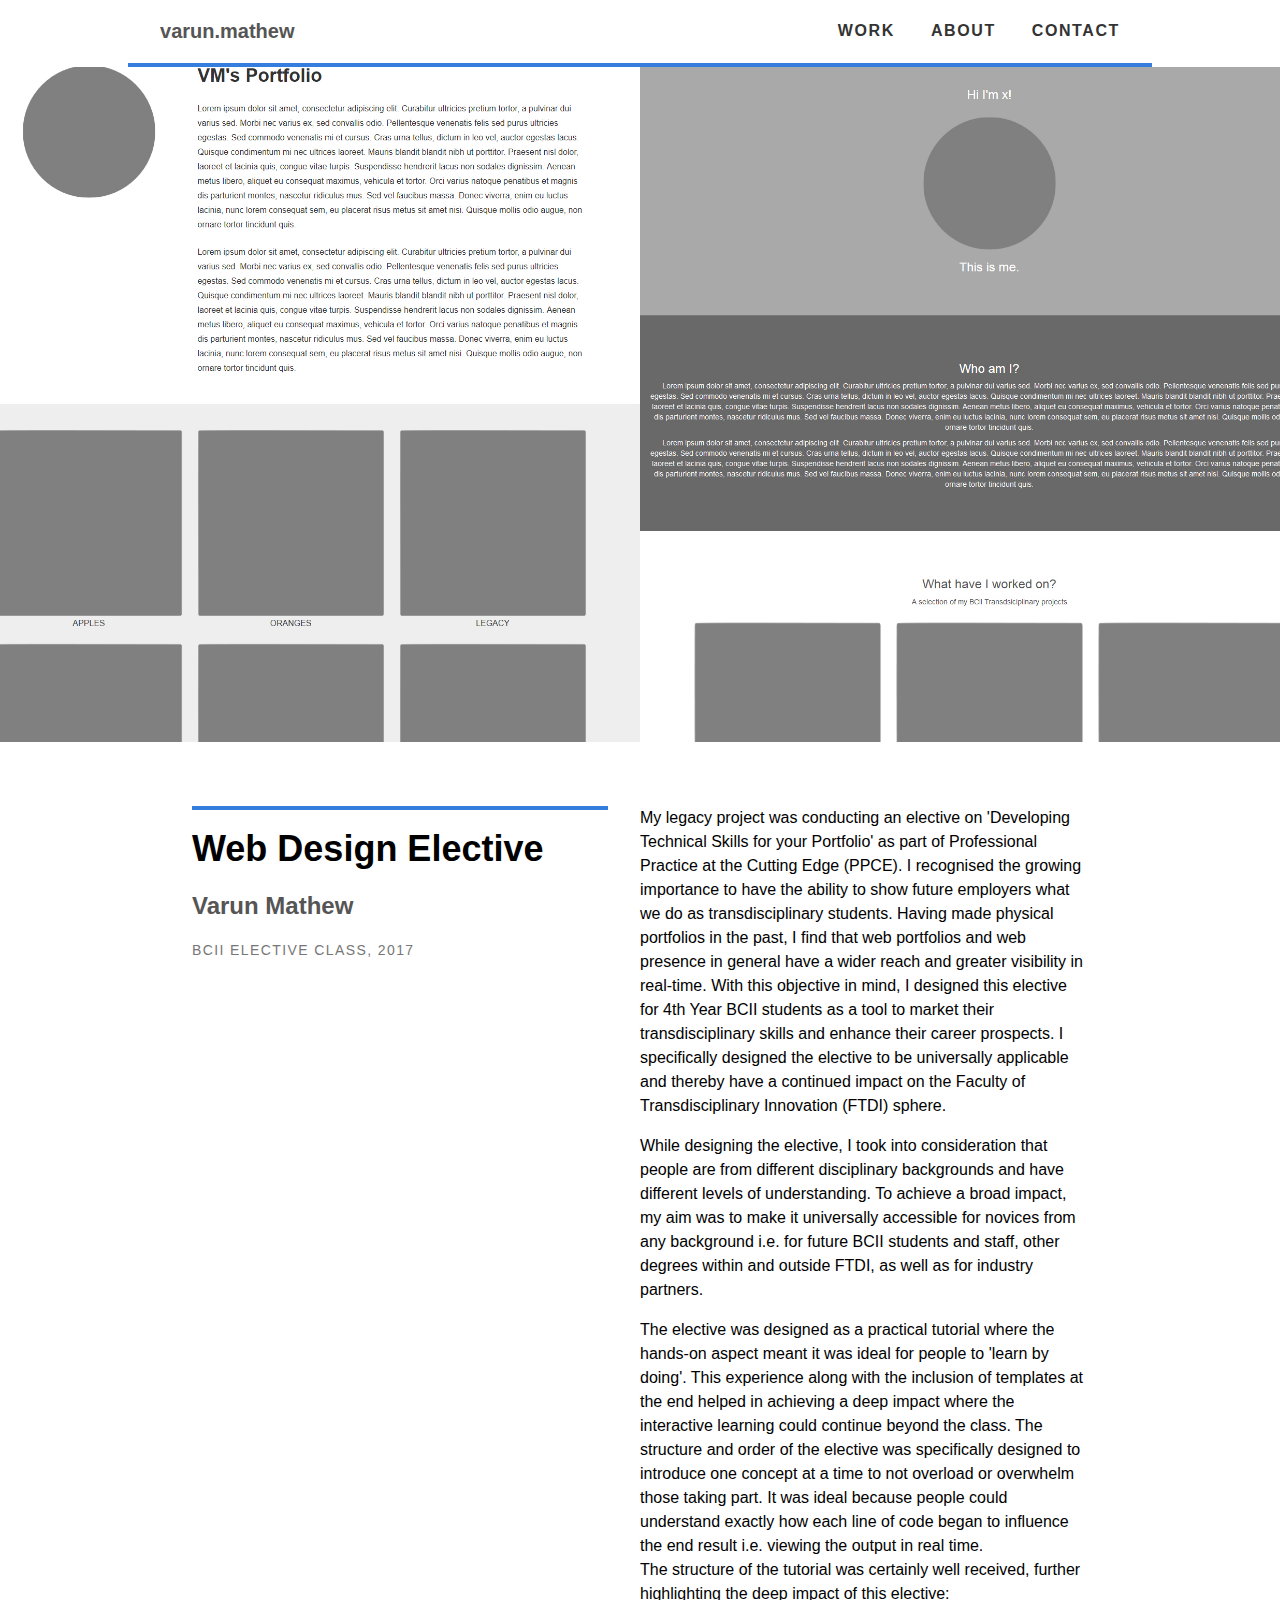
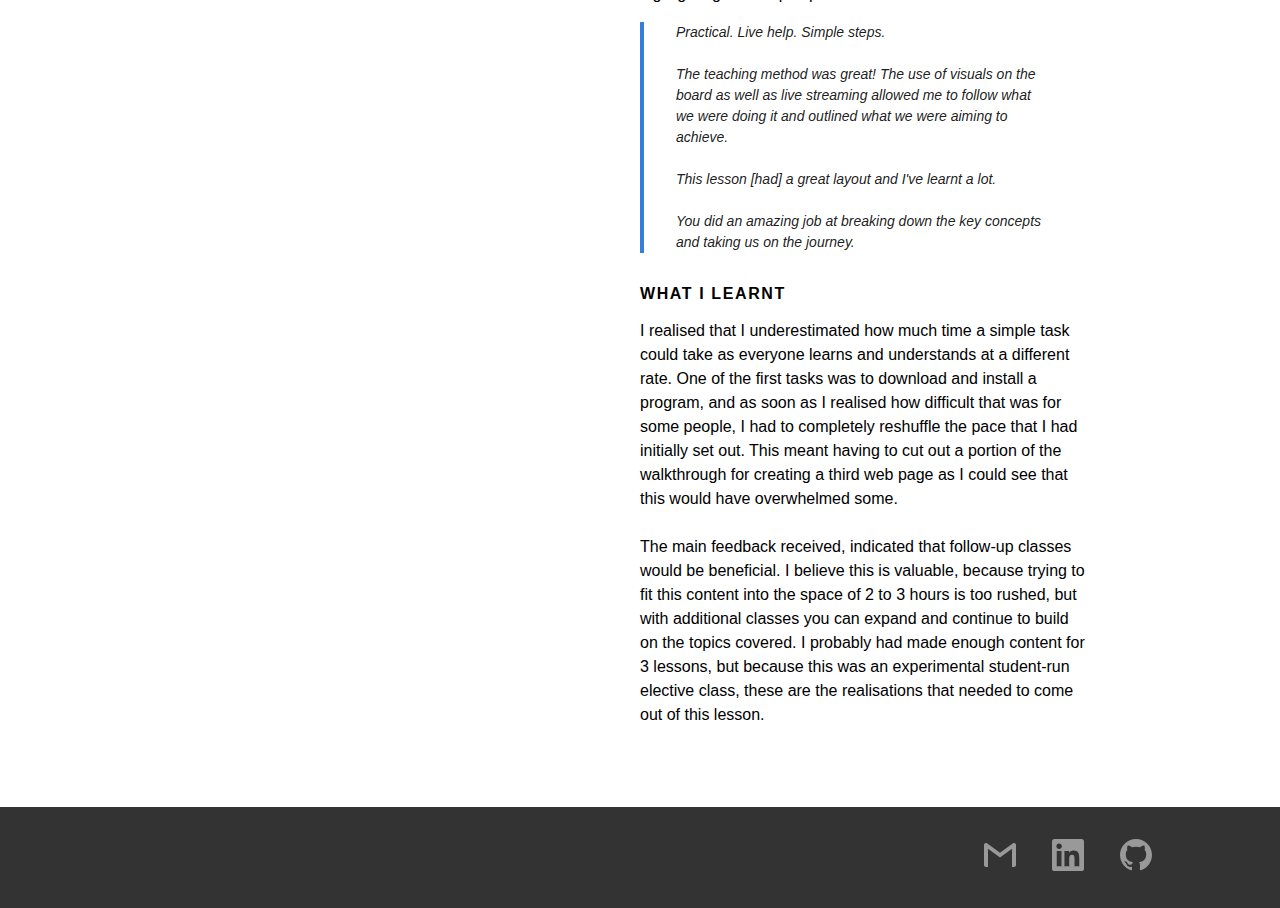
<file: legacy.html>
<!DOCTYPE html>
<html>

<head>

  <title>Web Portfolio Elective</title>
  <meta name="description" content="Varun Mathew's Portfolio. BDes(Arch) BCII, UTS.">
  <meta name="viewport" content="width=device-width, initial-scale=1.0">

  <link rel="stylesheet" href="styles.css">
  <link rel="stylesheet" href="tachyons.css">

</head>

<body>

  <nav class="dt mw8 center w-100 border-box ph3 ph4-ns bb bw2 b--blue">
    <a class="dtc v-mid mid-gray link hover-orange w-25 w-40-ns" href="home.html" title="Home">
      <!-- <img src="logo.jpg" class="dib w2 h2 br-100" alt="Varun Mathew"> -->
      <p class="f4 fw9 sans-serif tl"><!-- &#x221a; -->
        v<span class="dib-l dib-m dn">arun</span><span class="dib">.</span>mat<span class="dib-l dib-m dn">hew</span>
      </p>
    </a>

    <div class="dtc v-mid w-75 w-60-ns tr">
      <a class="link dark-gray hover-orange ttu tracked f6 f5-l fw7 sans-serif dib mr3 mr4-ns" href="work.html" title="Work">Work</a>
      <a class="link dark-gray hover-orange ttu tracked f6 f5-l fw7 sans-serif dib mr3 mr4-ns" href="about.html" title="About">About</a>
      <a class="link dark-gray hover-orange ttu tracked f6 f5-l fw7 sans-serif dib" href="legacy.html#contact" title="Contact">Contact</a>
    </div>
  </nav>

  <div class="vh-75 cover bg-top parallax" style="background-image: url(resources/legacy_cover.jpg);"></div>

  <div class="mw8 center">

    <article class="cf ph3 ph5-ns pv5 sans-serif">
      <header class="fn fl-ns w-50-ns pr4-ns">
        <h1 class="f2 lh-title fw9 mb3 mt0 pt3 bt bw2 b--blue">
          Web Design Elective
        </h1>
        <h2 class="f3 mid-gray lh-title">
          Varun Mathew
        </h2>
        <time class="f6 ttu tracked gray">BCII Elective Class, 2017</time>
      </header>

      <div class="fn fl-ns w-50-ns">
        <p class="f5 lh-copy measure mt0-ns">
          My legacy project was conducting an elective on 'Developing Technical Skills for your Portfolio' as part of Professional Practice at the Cutting Edge (PPCE). I recognised the growing importance to have the ability to show future employers what we do as transdisciplinary students. Having made physical portfolios in the past, I find that web portfolios and web presence in general have a wider reach and greater visibility in real-time. With this objective in mind, I designed this elective for 4th Year BCII students as a tool to market their transdisciplinary skills and enhance their career prospects. I specifically designed the elective to be universally applicable and thereby have a continued impact on the Faculty of Transdisciplinary Innovation (FTDI) sphere.
        </p>

        <p class="f5 lh-copy measure">
          While designing the elective, I took into consideration that people are from different disciplinary backgrounds and have different levels of understanding. To achieve a broad impact, my aim was to make it universally accessible for novices from any background i.e. for future BCII students and staff, other degrees within and outside FTDI, as well as for industry partners. 
        </p>

        <p class="f5 lh-copy measure">
          The elective was designed as a practical tutorial where the hands-on aspect meant it was ideal for people to 'learn by doing'. This experience along with the inclusion of templates at the end helped in achieving a deep impact where the interactive learning could continue beyond the class. The structure and order of the elective was specifically designed to introduce one concept at a time to not overload or overwhelm those taking part. It was ideal because people could understand exactly how each line of code began to influence the end result i.e. viewing the output in real time.<br>
          The structure of the tutorial was certainly well received, further highlighting the deep impact of this elective:
          <blockquote class="sans-serif ml0 mt0 pl4 black-90 bl bw2 b--blue">
            <p class="f6 i lh-copy measure mt0">
              Practical. Live help. Simple steps.<br><br>
              The teaching method was great! The use of visuals on the board as well as live streaming allowed me to follow what we were doing it and outlined what we were aiming to achieve.<br><br>
              This lesson [had] a great layout and I've learnt a lot.<br><br>
              You did an amazing job at breaking down the key concepts and taking us on the journey.
            </p>
          </blockquote>
        </p>

        <p class="f5 fw6 ttu tracked fs-normal pt3">What I Learnt</p>
        <p class="f5 lh-copy measure">
          I realised that I underestimated how much time a simple task could take as everyone learns and understands at a different rate. One of the first tasks was to download and install a program, and as soon as I realised how difficult that was for some people, I had to completely reshuffle the pace that I had initially set out. This meant having to cut out a portion of the walkthrough for creating a third web page as I could see that this would have overwhelmed some.<br><br>
          The main feedback received, indicated that follow-up classes would be beneficial. I believe this is valuable, because trying to fit this content into the space of 2 to 3 hours is too rushed, but with additional classes you can expand and continue to build on the topics covered. I probably had made enough content for 3 lessons, but because this was an experimental student-run elective class, these are the realisations that needed to come out of this lesson.
        </p>

      </div>
    </article>

  </div>

  <footer class="pv4 ph3 bg-dark-gray">
    <a name="contact"></a>
    
    <div class="mw8 center tr">
      <a class="link silver hover-orange dib h2 w2 mr3" href="MAILTO:varun.mathew.95@gmail.com" title="Email">
        <svg fill="currentColor" viewBox="0 0 24 24" fill-rule="evenodd" clip-rule="evenodd" stroke-linejoin="round" stroke-miterlimit="1.414"><path d="M24 4.5v15c0 .85-.65 1.5-1.5 1.5H21V7.387l-9 6.463-9-6.463V21H1.5C.649 21 0 20.35 0 19.5v-15c0-.425.162-.8.431-1.068C.7 3.16 1.076 3 1.5 3H2l10 7.25L22 3h.5c.425 0 .8.162 1.069.432.27.268.431.643.431 1.068z"/></svg>
      </a>
      
      <a class="link silver hover-orange dib h2 w2 mh3" href="https://www.linkedin.com/in/vcmathew/" title="LinkedIn">
        <svg fill="currentColor" viewBox="0 0 16 16" fill-rule="evenodd" clip-rule="evenodd" stroke-linejoin="round" stroke-miterlimit="1.414"><path d="M13.632 13.635h-2.37V9.922c0-.886-.018-2.025-1.234-2.025-1.235 0-1.424.964-1.424 1.96v3.778h-2.37V6H8.51V7.04h.03c.318-.6 1.092-1.233 2.247-1.233 2.4 0 2.845 1.58 2.845 3.637v4.188zM3.558 4.955c-.762 0-1.376-.617-1.376-1.377 0-.758.614-1.375 1.376-1.375.76 0 1.376.617 1.376 1.375 0 .76-.617 1.377-1.376 1.377zm1.188 8.68H2.37V6h2.376v7.635zM14.816 0H1.18C.528 0 0 .516 0 1.153v13.694C0 15.484.528 16 1.18 16h13.635c.652 0 1.185-.516 1.185-1.153V1.153C16 .516 15.467 0 14.815 0z" fill-rule="nonzero"/></svg>
      </a>

      <a class="link silver hover-orange dib h2 w2 ml3" href="https://github.com/sqrtmat" title="GitHub">
        <svg fill="currentColor" viewBox="0 0 16 16" fill-rule="evenodd" clip-rule="evenodd" stroke-linejoin="round" stroke-miterlimit="1.414"><path d="M8 0C3.58 0 0 3.582 0 8c0 3.535 2.292 6.533 5.47 7.59.4.075.547-.172.547-.385 0-.19-.007-.693-.01-1.36-2.226.483-2.695-1.073-2.695-1.073-.364-.924-.89-1.17-.89-1.17-.725-.496.056-.486.056-.486.803.056 1.225.824 1.225.824.714 1.223 1.873.87 2.33.665.072-.517.278-.87.507-1.07-1.777-.2-3.644-.888-3.644-3.953 0-.873.31-1.587.823-2.147-.083-.202-.358-1.015.077-2.117 0 0 .672-.215 2.2.82.638-.178 1.323-.266 2.003-.27.68.004 1.364.092 2.003.27 1.527-1.035 2.198-.82 2.198-.82.437 1.102.163 1.915.08 2.117.513.56.823 1.274.823 2.147 0 3.073-1.87 3.75-3.653 3.947.287.246.543.735.543 1.48 0 1.07-.01 1.933-.01 2.195 0 .215.144.463.55.385C13.71 14.53 16 11.534 16 8c0-4.418-3.582-8-8-8"/></svg>
      </a>

    </div>
    
  </footer>

</body>
</html>
</file>
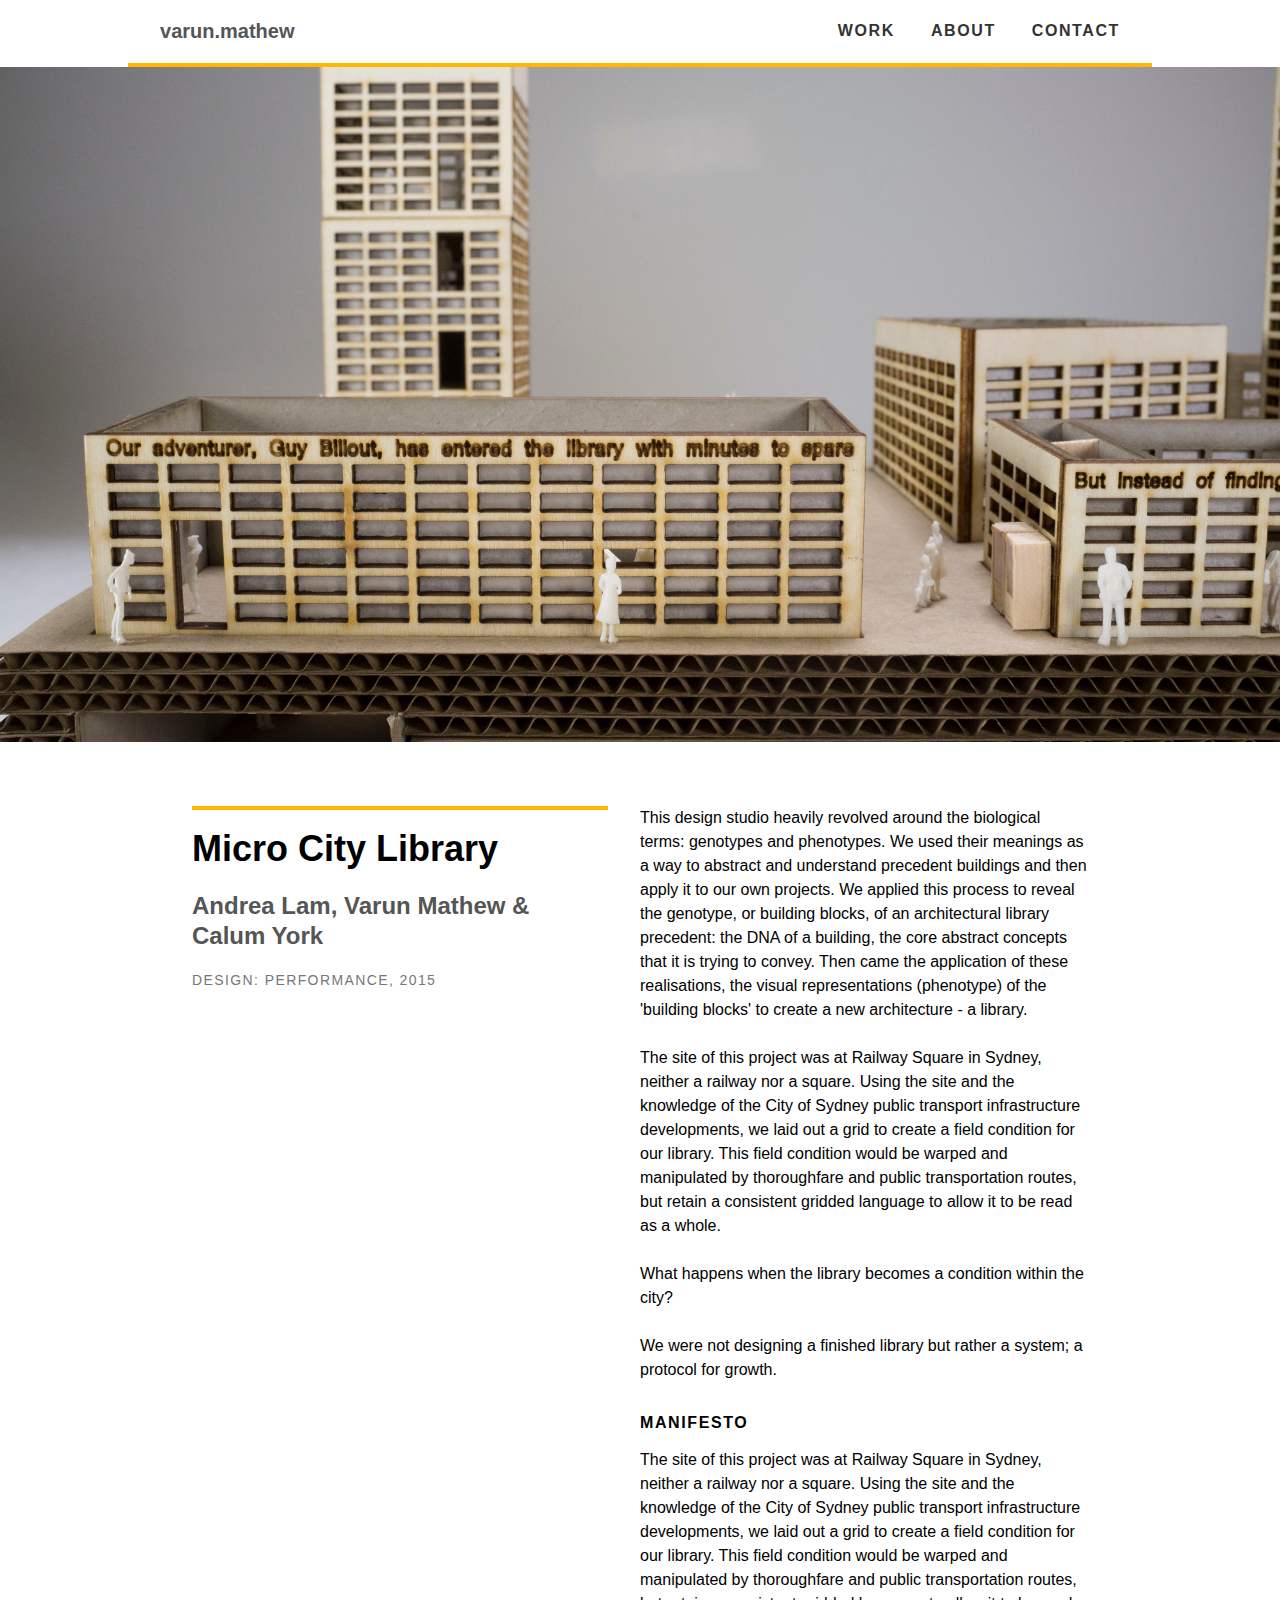
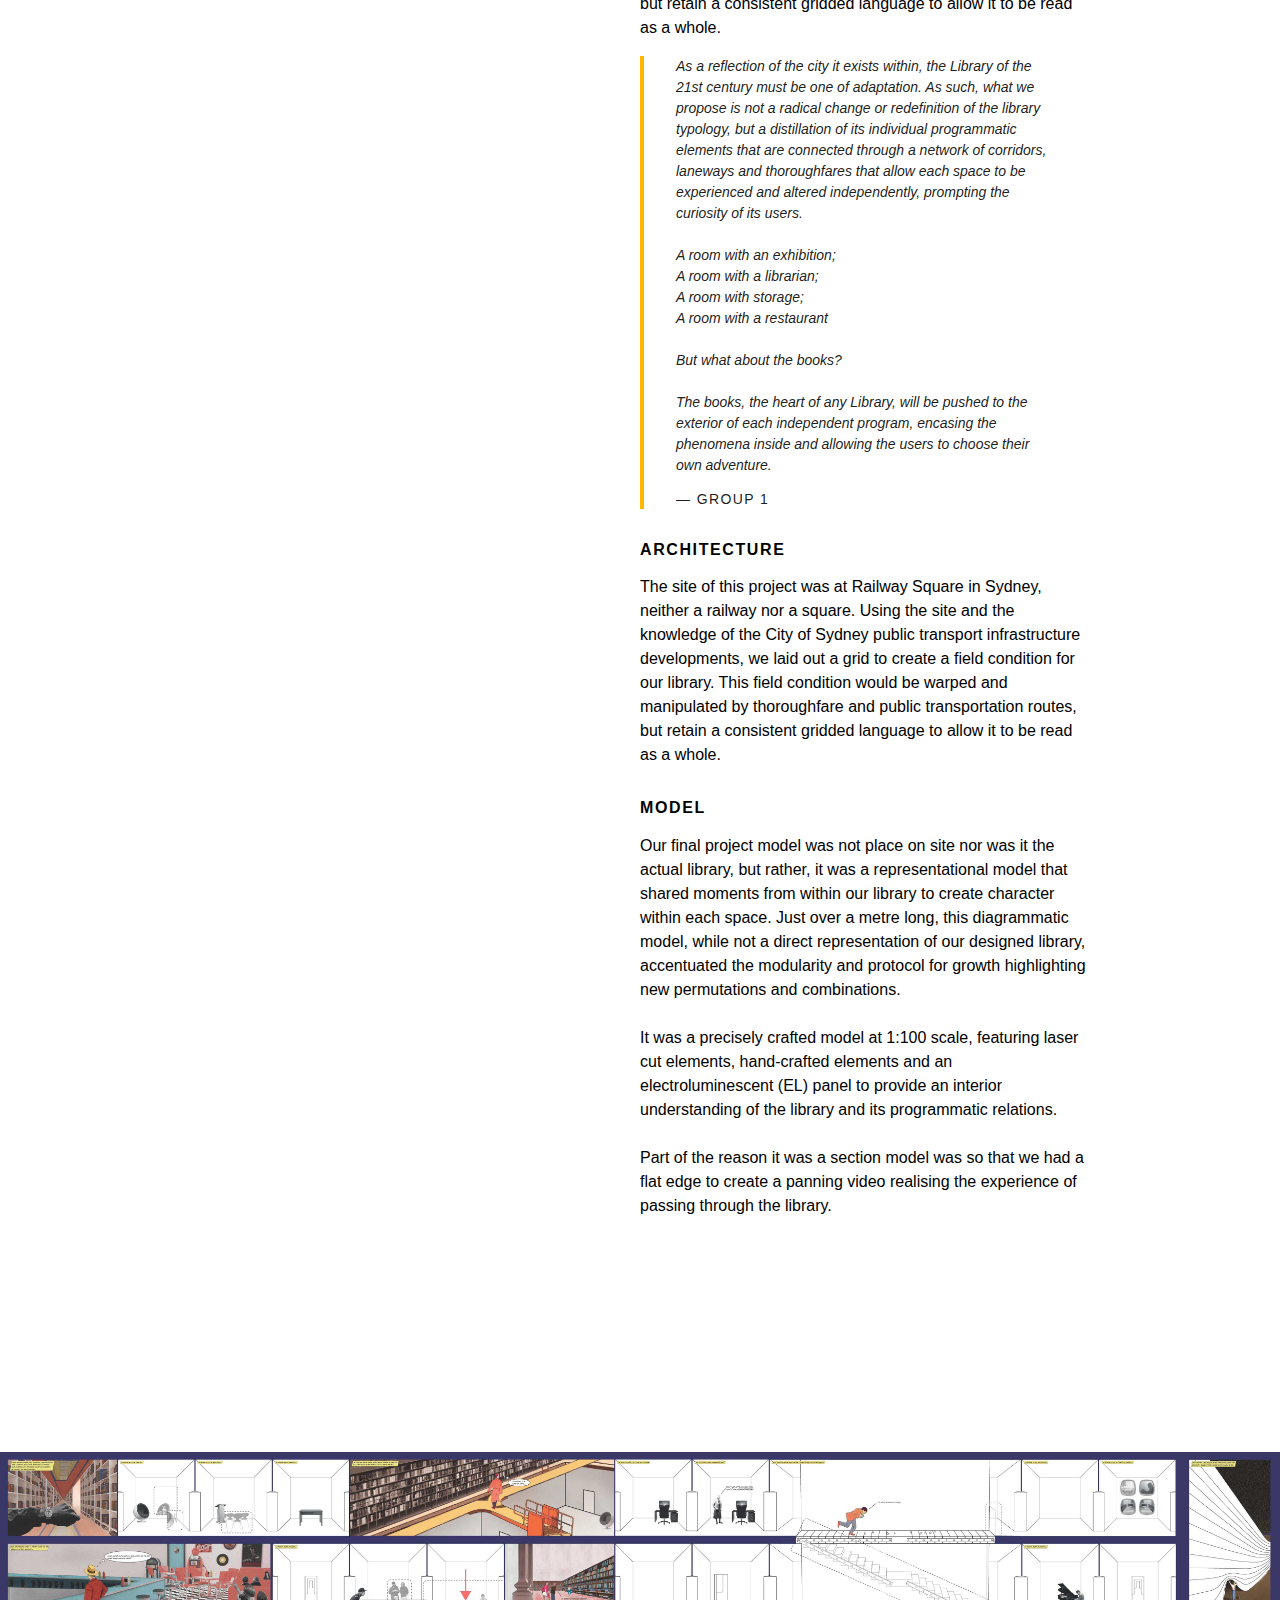
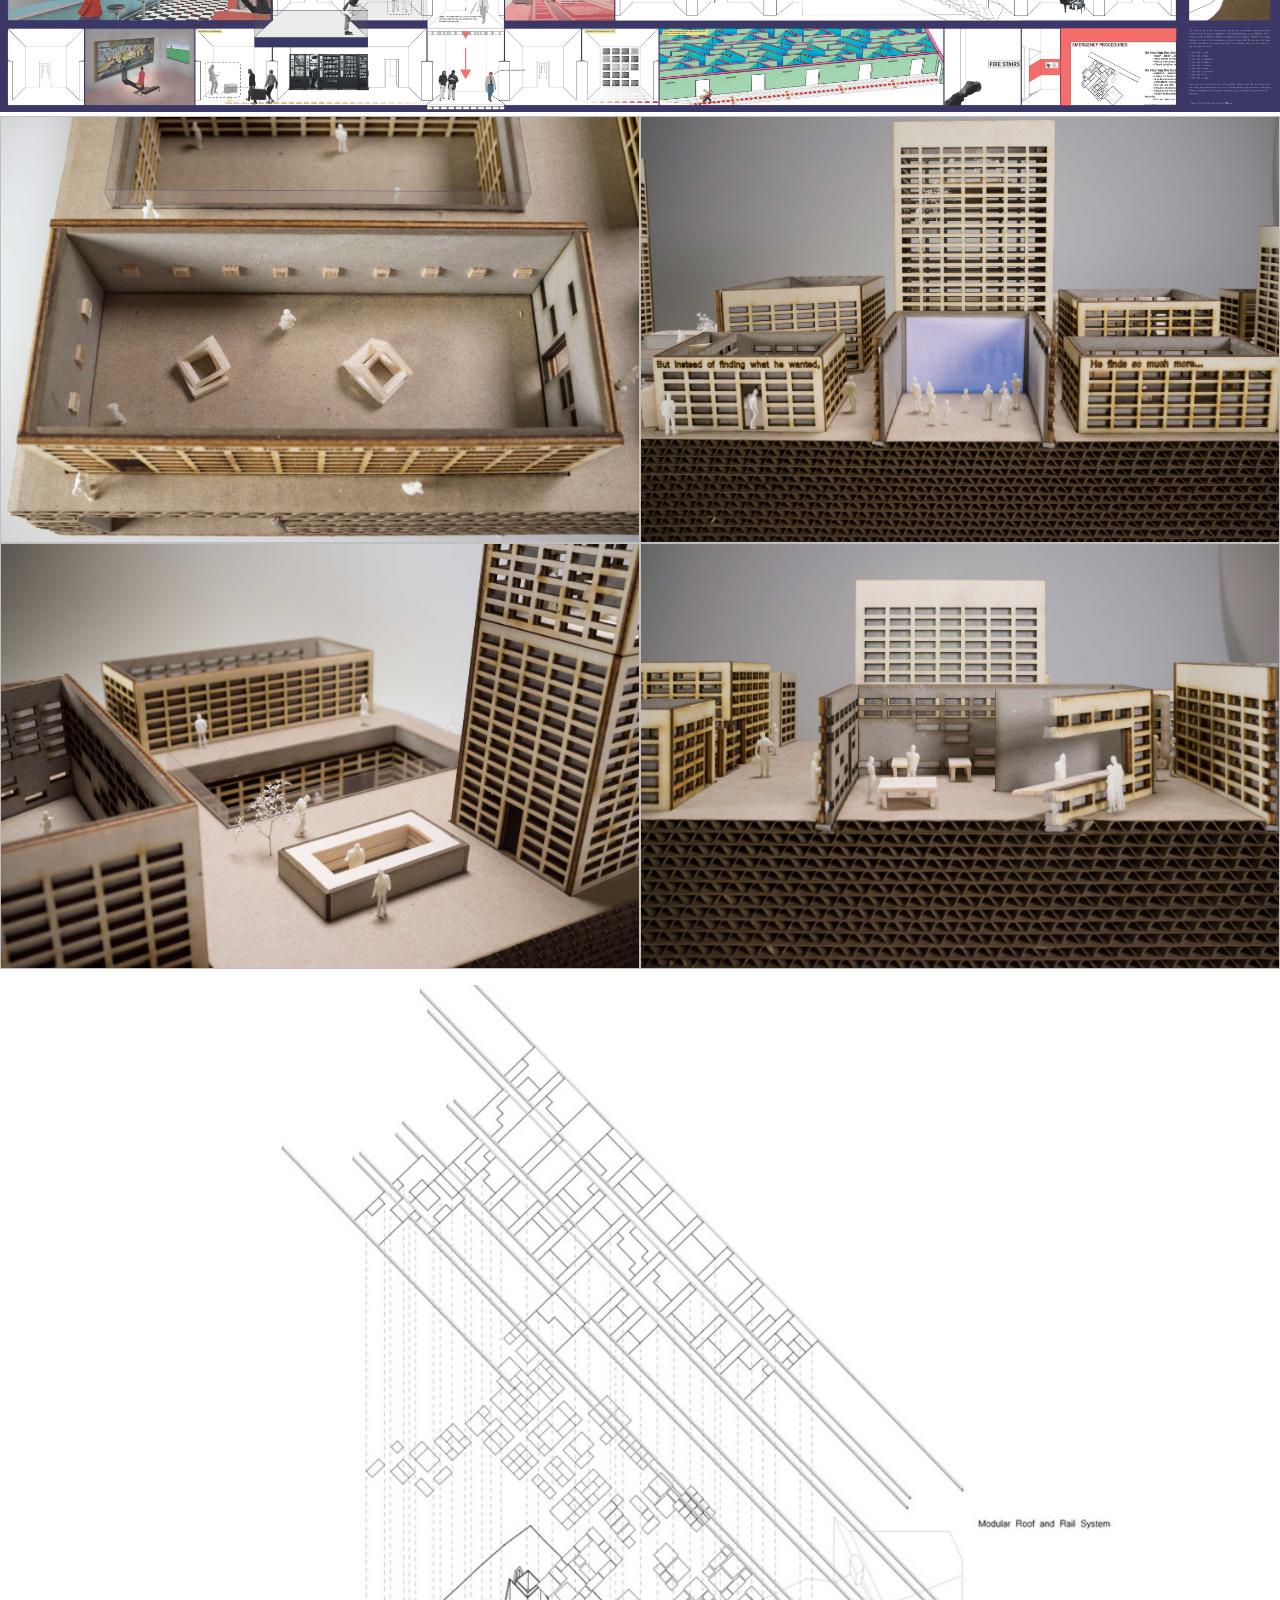
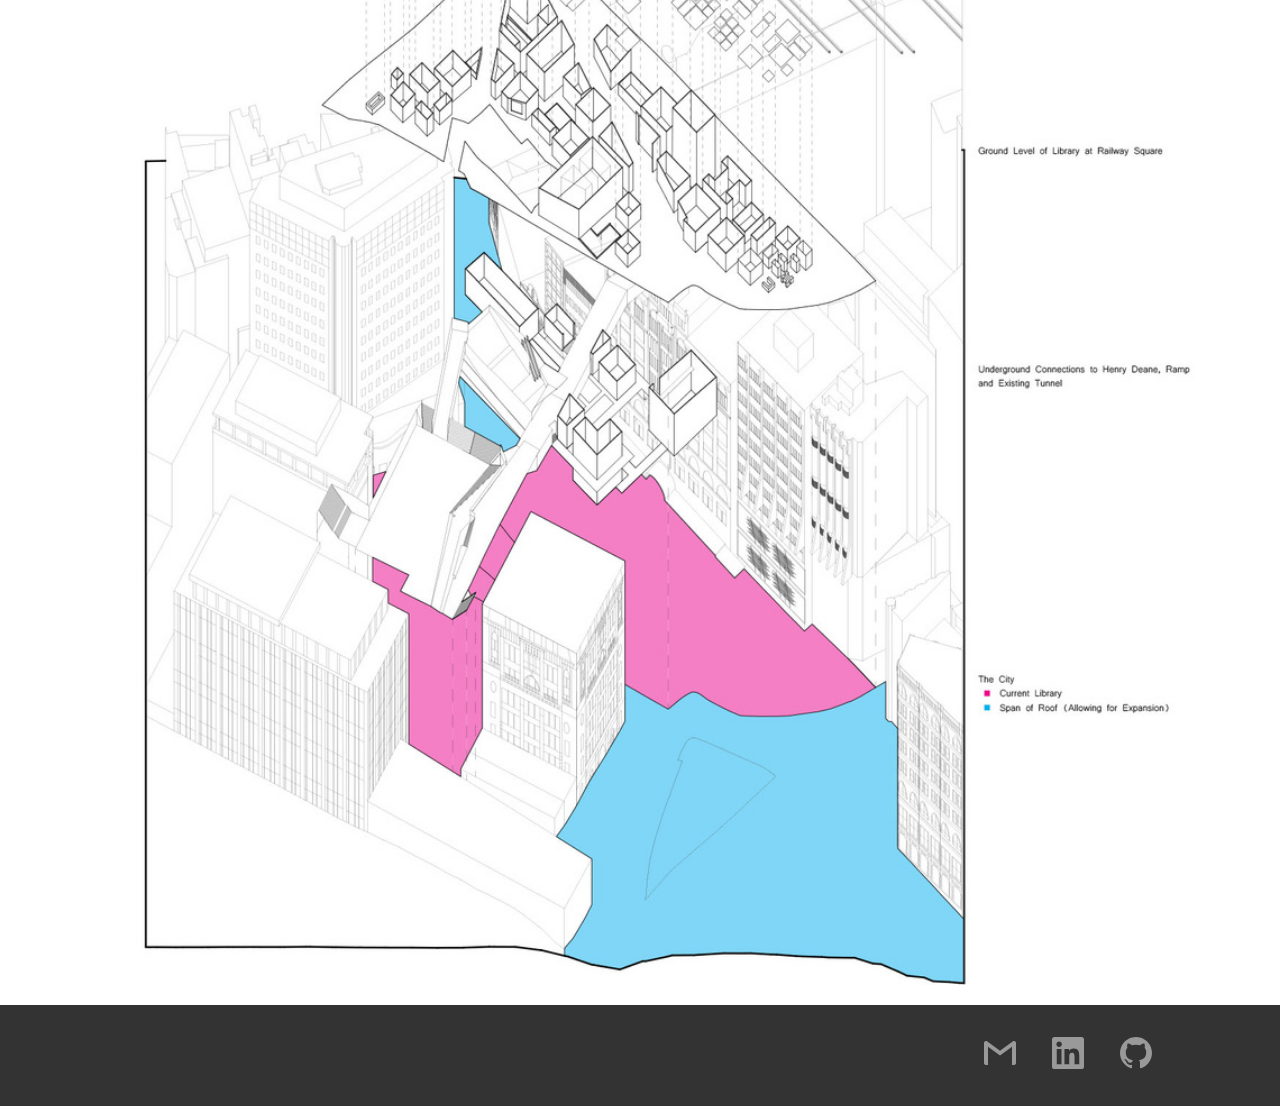
<file: microcitylibrary.html>
<!DOCTYPE html>
<html>

<head>

  <title>Micro City Library</title>
  <meta name="description" content="Varun Mathew's Portfolio. BDes(Arch) BCII, UTS.">
  <meta name="viewport" content="width=device-width, initial-scale=1.0">

  <link rel="stylesheet" href="styles.css">
  <link rel="stylesheet" href="tachyons.css">

</head>

<body>

  <nav class="dt mw8 center w-100 border-box ph3 ph4-ns bb bw2 b--gold">
    <a class="dtc v-mid mid-gray link hover-orange w-25 w-40-ns" href="home.html" title="Home">
      <!-- <img src="logo.jpg" class="dib w2 h2 br-100" alt="Varun Mathew"> -->
      <p class="f4 fw9 sans-serif tl"><!-- &#x221a; -->
        v<span class="dib-l dib-m dn">arun</span><span class="dib">.</span>mat<span class="dib-l dib-m dn">hew</span>
      </p>
    </a>

    <div class="dtc v-mid w-75 w-60-ns tr">
      <a class="link dark-gray hover-orange ttu tracked f6 f5-l fw7 sans-serif dib mr3 mr4-ns" href="work.html" title="Work">Work</a>
      <a class="link dark-gray hover-orange ttu tracked f6 f5-l fw7 sans-serif dib mr3 mr4-ns" href="about.html" title="About">About</a>
      <a class="link dark-gray hover-orange ttu tracked f6 f5-l fw7 sans-serif dib" href="microcitylibrary.html#contact" title="Contact">Contact</a>
    </div>
  </nav>

  <div class="vh-75 cover bg-center parallax" style="background-image: url(resources/library_cover.jpg);"></div>

  <div class="mw8 center">

    <article class="cf ph3 ph5-ns pv5 sans-serif">
      <header class="fn fl-ns w-50-ns pr4-ns">
        <h1 class="f2 lh-title fw9 mb3 mt0 pt3 bt bw2 b--gold">
          Micro City Library
        </h1>
        <h2 class="f3 mid-gray lh-title">
          Andrea Lam, Varun Mathew & Calum York
        </h2>
        <time class="f6 ttu tracked gray">Design: Performance, 2015</time>
      </header>

      <div class="fn fl-ns w-50-ns">
        <p class="f5 lh-copy measure mt0-ns">
          This design studio heavily revolved around the biological terms: genotypes and phenotypes. We used their meanings as a way to abstract and understand precedent buildings and then apply it to our own projects. We applied this process to reveal the genotype, or building blocks, of an architectural library precedent: the DNA of a building, the core abstract concepts that it is trying to convey. Then came the application of these realisations, the visual representations  (phenotype) of the 'building blocks' to create a new architecture - a library.<br><br>
          The site of this project was at Railway Square in Sydney, neither a railway nor a square. Using the site and the knowledge of the City of Sydney public transport infrastructure developments, we laid out a grid to create a field condition for our library. This field condition would be warped and manipulated by thoroughfare and public transportation routes, but retain a consistent gridded language to allow it to be read as a whole.<br><br>
          What happens when the library becomes a condition within the city?<br><br>
          We were not designing a finished library but rather a system; a protocol for growth.
        </p>

        <p class="f5 fw6 ttu tracked fs-normal pt3">Manifesto</p>
        <p class="f5 lh-copy measure">
          The site of this project was at Railway Square in Sydney, neither a railway nor a square. Using the site and the knowledge of the City of Sydney public transport infrastructure developments, we laid out a grid to create a field condition for our library. This field condition would be warped and manipulated by thoroughfare and public transportation routes, but retain a consistent gridded language to allow it to be read as a whole. 
        </p>

        <blockquote class="sans-serif ml0 mt0 pl4 black-90 bl bw2 b--gold">
          <p class="f6 i lh-copy measure mt0">
            As a reflection of the city it exists within, the Library of the 21st century must be one of adaptation. As such, what we propose is not a radical change or redefinition of the library typology, but a distillation of its individual programmatic elements that are connected through a network of corridors, laneways and thoroughfares that allow each space to be experienced and altered independently, prompting the curiosity of its users.<br><br>
            A room with an exhibition;<br>
            A room with a librarian;<br>
            A room with storage;<br>
            A room with a restaurant<br><br>
            But what about the books?<br><br>
            The books, the heart of any Library, will be pushed to the exterior of each independent program, encasing the phenomena inside and allowing the users to choose their own adventure.
          </p>
          <cite class="f6 ttu tracked fs-normal">&mdash; Group 1</cite>
        </blockquote>

        <p class="f5 fw6 ttu tracked fs-normal pt3">Architecture</p>
        <p class="f5 lh-copy measure">
          The site of this project was at Railway Square in Sydney, neither a railway nor a square. Using the site and the knowledge of the City of Sydney public transport infrastructure developments, we laid out a grid to create a field condition for our library. This field condition would be warped and manipulated by thoroughfare and public transportation routes, but retain a consistent gridded language to allow it to be read as a whole. 
        </p>

        <p class="f5 fw6 ttu tracked fs-normal pt3">Model</p>
        <p class="f5 lh-copy measure">
          Our final project model was not place on site nor was it the actual library, but rather, it was a representational model that shared moments from within our library to create character within each space. Just over a metre long, this diagrammatic model, while not a direct representation of our designed library, accentuated the modularity and protocol for growth highlighting new permutations and combinations.<br><br>
          It was a precisely crafted model at 1:100 scale, featuring laser cut elements, hand-crafted elements and an electroluminescent (EL) panel to provide an interior understanding of the library and its programmatic relations.<br><br>
          Part of the reason it was a section model was so that we had a flat edge to create a panning video realising the experience of passing through the library.
        </p>

        <iframe src="https://drive.google.com/file/d/0BzYOQEBbOMzkczQ1MjRBOU1rdWc/preview" class="h-100" frameborder="0" allowfullscreen></iframe>

      </div>

    </article>

  </div>

  <div class="mw-100 center">
    <img src="resources/library_graphicnovel.jpg" class="w-100" />

    <main class="cf w-100">

      <div class="fl w-100 w-50-ns">
        <div class="aspect-ratio aspect-ratio--6x4">
          <img style="background-image:url(resources/library_1.jpg);"
          class="db bg-center cover aspect-ratio--object" />
        </div>
      </div>

      <div class="fl w-100 w-50-ns">
        <div class="aspect-ratio aspect-ratio--6x4">
          <img style="background-image:url(resources/library_3.jpg);"
          class="db bg-center cover aspect-ratio--object" />
        </div>
      </div>

      <div class="fl w-100 w-50-ns">
        <div class="aspect-ratio aspect-ratio--6x4">
          <img style="background-image:url(resources/library_2.jpg);"
          class="db bg-center cover aspect-ratio--object" />
        </div>
      </div>

      <div class="fl w-100 w-50-ns">
        <div class="aspect-ratio aspect-ratio--6x4">
          <img style="background-image:url(resources/library_4.jpg);"
          class="db bg-center cover aspect-ratio--object" />
        </div>
      </div>

    </main>

    <img src="resources/library_axo.jpg" class="w-100 pt3 pb3" />

  </div>

  <footer class="pv4 ph3 bg-dark-gray">
    <a name="contact"></a>
    
    <div class="mw8 center tr">
      <a class="link silver hover-orange dib h2 w2 mr3" href="MAILTO:varun.mathew.95@gmail.com" title="Email">
        <svg fill="currentColor" viewBox="0 0 24 24" fill-rule="evenodd" clip-rule="evenodd" stroke-linejoin="round" stroke-miterlimit="1.414"><path d="M24 4.5v15c0 .85-.65 1.5-1.5 1.5H21V7.387l-9 6.463-9-6.463V21H1.5C.649 21 0 20.35 0 19.5v-15c0-.425.162-.8.431-1.068C.7 3.16 1.076 3 1.5 3H2l10 7.25L22 3h.5c.425 0 .8.162 1.069.432.27.268.431.643.431 1.068z"/></svg>
      </a>
      
      <a class="link silver hover-orange dib h2 w2 mh3" href="https://www.linkedin.com/in/vcmathew/" title="LinkedIn">
        <svg fill="currentColor" viewBox="0 0 16 16" fill-rule="evenodd" clip-rule="evenodd" stroke-linejoin="round" stroke-miterlimit="1.414"><path d="M13.632 13.635h-2.37V9.922c0-.886-.018-2.025-1.234-2.025-1.235 0-1.424.964-1.424 1.96v3.778h-2.37V6H8.51V7.04h.03c.318-.6 1.092-1.233 2.247-1.233 2.4 0 2.845 1.58 2.845 3.637v4.188zM3.558 4.955c-.762 0-1.376-.617-1.376-1.377 0-.758.614-1.375 1.376-1.375.76 0 1.376.617 1.376 1.375 0 .76-.617 1.377-1.376 1.377zm1.188 8.68H2.37V6h2.376v7.635zM14.816 0H1.18C.528 0 0 .516 0 1.153v13.694C0 15.484.528 16 1.18 16h13.635c.652 0 1.185-.516 1.185-1.153V1.153C16 .516 15.467 0 14.815 0z" fill-rule="nonzero"/></svg>
      </a>

      <a class="link silver hover-orange dib h2 w2 ml3" href="https://github.com/sqrtmat" title="GitHub">
        <svg fill="currentColor" viewBox="0 0 16 16" fill-rule="evenodd" clip-rule="evenodd" stroke-linejoin="round" stroke-miterlimit="1.414"><path d="M8 0C3.58 0 0 3.582 0 8c0 3.535 2.292 6.533 5.47 7.59.4.075.547-.172.547-.385 0-.19-.007-.693-.01-1.36-2.226.483-2.695-1.073-2.695-1.073-.364-.924-.89-1.17-.89-1.17-.725-.496.056-.486.056-.486.803.056 1.225.824 1.225.824.714 1.223 1.873.87 2.33.665.072-.517.278-.87.507-1.07-1.777-.2-3.644-.888-3.644-3.953 0-.873.31-1.587.823-2.147-.083-.202-.358-1.015.077-2.117 0 0 .672-.215 2.2.82.638-.178 1.323-.266 2.003-.27.68.004 1.364.092 2.003.27 1.527-1.035 2.198-.82 2.198-.82.437 1.102.163 1.915.08 2.117.513.56.823 1.274.823 2.147 0 3.073-1.87 3.75-3.653 3.947.287.246.543.735.543 1.48 0 1.07-.01 1.933-.01 2.195 0 .215.144.463.55.385C13.71 14.53 16 11.534 16 8c0-4.418-3.582-8-8-8"/></svg>
      </a>

    </div>
    
  </footer>

</body>
</html>
</file>
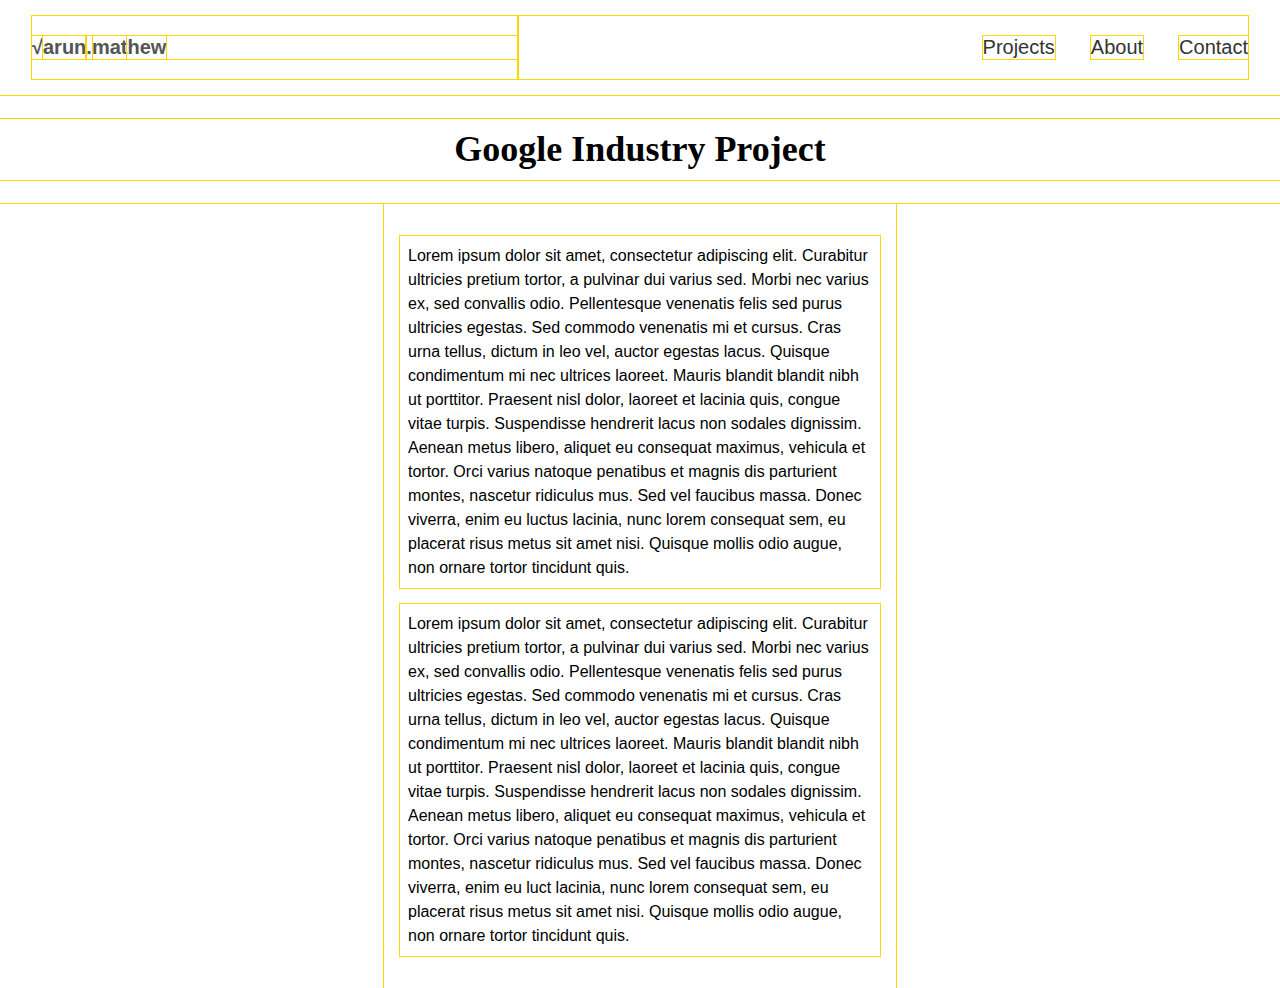
<file: project1.html>
<!DOCTYPE html>
<html class="debug">

<head>

  <title>My Project</title>
  <meta name="description" content="This template was created by Varun Mathew for the PPCE Elective 'Developing Technical Design Skills For Your Digital Portfolio', 2017">
  <meta name="viewport" content="width=device-width, initial-scale=1.0">

  <link rel="stylesheet" href="/styles.css">
  <link rel="stylesheet" href="/tachyons.css">

</head>

<body>

  <nav class="dt w-100 border-box pa3 ph4-ns">
    <a class="dtc v-mid mid-gray link dim w-25 w-40-ns" href="index.html" title="Home">
      <!-- <img src="logo.jpg" class="dib w2 h2 br-100" alt="Varun Mathew"> -->
      <p class="f4 fw9 sans-serif tl">
        &#x221a;<span class="dib-l dib-m dn">arun</span><span class="dib">.</span>mat<span class="dib-l dib-m dn">hew</span>
      </p>

    </a>
    <div class="dtc v-mid w-75 w-60-ns tr">
      <a class="link dim dark-gray f5 f4-l sans-serif dib mr3 mr4-ns" href="portfolio.html" title="Projects">Projects</a>
      <a class="link dim dark-gray f5 f4-l sans-serif dib mr3 mr4-ns" href="index.html#about" title="About">About</a>
      <a class="link dim dark-gray f5 f4-l sans-serif dib" href="#" title="Contact">Contact</a>
    </div>
  </nav>

  <div class="jumbotron">
    <h1 class="pa2 tc f2 fw7 lh-title">Google Industry Project</h1>
  </div>

  <div class="mw9 center">

    <div class="center">
      <div class="pa3 center mw6">

          <p class="pa2 sans-serif f5 measure-narrow measure-ns measure-wide-l lh-copy">Lorem ipsum dolor sit amet, consectetur adipiscing elit. Curabitur ultricies pretium tortor, a pulvinar dui varius sed. Morbi nec varius ex, sed convallis odio. Pellentesque venenatis felis sed purus ultricies egestas. Sed commodo venenatis mi et cursus. Cras urna tellus, dictum in leo vel, auctor egestas lacus. Quisque condimentum mi nec ultrices laoreet. Mauris blandit blandit nibh ut porttitor. Praesent nisl dolor, laoreet et lacinia quis, congue vitae turpis. Suspendisse hendrerit lacus non sodales dignissim. Aenean metus libero, aliquet eu consequat maximus, vehicula et tortor. Orci varius natoque penatibus et magnis dis parturient montes, nascetur ridiculus mus. Sed vel faucibus massa. Donec viverra, enim eu luctus lacinia, nunc lorem consequat sem, eu placerat risus metus sit amet nisi. Quisque mollis odio augue, non ornare tortor tincidunt quis.</p>

          <p class="pa2 sans-serif f5 measure-narrow measure-ns measure-wide-l lh-copy">Lorem ipsum dolor sit amet, consectetur adipiscing elit. Curabitur ultricies pretium tortor, a pulvinar dui varius sed. Morbi nec varius ex, sed convallis odio. Pellentesque venenatis felis sed purus ultricies egestas. Sed commodo venenatis mi et cursus. Cras urna tellus, dictum in leo vel, auctor egestas lacus. Quisque condimentum mi nec ultrices laoreet. Mauris blandit blandit nibh ut porttitor. Praesent nisl dolor, laoreet et lacinia quis, congue vitae turpis. Suspendisse hendrerit lacus non sodales dignissim. Aenean metus libero, aliquet eu consequat maximus, vehicula et tortor. Orci varius natoque penatibus et magnis dis parturient montes, nascetur ridiculus mus. Sed vel faucibus massa. Donec viverra, enim eu luct  lacinia, nunc lorem consequat sem, eu placerat risus metus sit amet nisi. Quisque mollis odio augue, non ornare tortor tincidunt quis.</p>

        </div>
      </div>
    </div>

  </div>

</body>
</html>
</file>
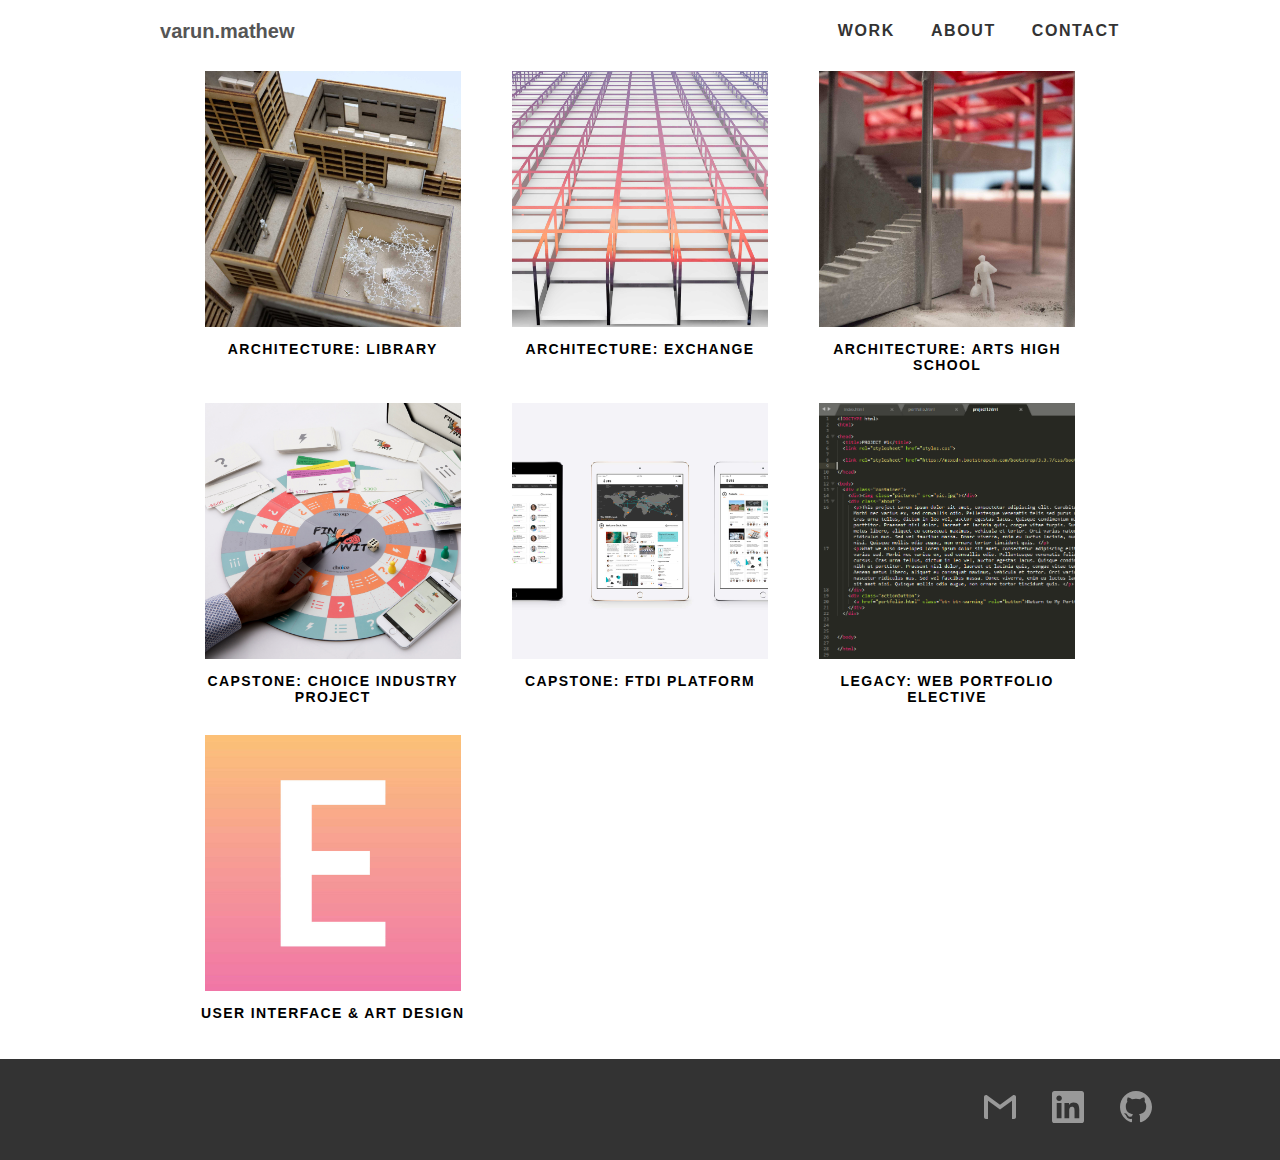
<file: work.html>
<!DOCTYPE html>
<html>

<head>

  <title>VMathew Portfolio</title>
  <meta name="description" content="Varun Mathew's Portfolio. BDes(Arch) BCII, UTS.">
  <meta name="viewport" content="width=device-width, initial-scale=1.0">

  <link rel="stylesheet" href="tachyons.css">

</head>

<body>

  <nav class="dt mw8 center w-100 border-box ph3 ph4-ns">
    <a class="dtc v-mid mid-gray link hover-orange w-25 w-40-ns" href="home.html" title="Home">
      <!-- <img src="logo.jpg" class="dib w2 h2 br-100" alt="Varun Mathew"> -->
      <p class="f4 fw9 sans-serif tl"><!-- &#x221a; -->
        v<span class="dib-l dib-m dn">arun</span><span class="dib">.</span>mat<span class="dib-l dib-m dn">hew</span>
      </p>
    </a>

    <div class="dtc v-mid w-75 w-60-ns tr">
      <a class="link dark-gray hover-orange ttu tracked f6 f5-l fw7 sans-serif dib mr3 mr4-ns" href="work.html" title="Work">Work</a>
      <a class="link dark-gray hover-orange ttu tracked f6 f5-l fw7 sans-serif dib mr3 mr4-ns" href="about.html" title="About">About</a>
      <a class="link dark-gray hover-orange ttu tracked f6 f5-l fw7 sans-serif dib" href="work.html#contact" title="Contact">Contact</a>
    </div>
  </nav>

  <div class="mw8 center cf pb3">

    <div class="w-90 center">

      <div class="fl w-100 w-third-ns pa2">
        <a class="db center mw5 link dim" href="microcitylibrary.html">
          <img class="db center" src="resources/library_thumbnail.jpg" alt="" />
        </a>
        <p class="sans-serif f6 fw7 tc tracked">ARCHITECTURE: LIBRARY</p>
      </div>

      <div class="fl w-100 w-third-ns pa2">
        <a class="db center mw5 link dim" href="exchange.html">
          <img class="db center" src="resources/exchange_thumbnail.jpg" alt="" />
        </a>
        <p class="sans-serif f6 fw7 tc tracked">ARCHITECTURE: EXCHANGE</p>
      </div>

      <div class="fl w-100 w-third-ns pa2">
        <a class="db center mw5 link dim" href="arteryschool.html">
          <img class="db center" src="resources/school_thumbnail.jpg" alt="" />
        </a>
        <p class="sans-serif f6 fw7 tc tracked">ARCHITECTURE: ARTS HIGH SCHOOL</p>
      </div>

      <div class="fl w-100 w-third-ns pa2">
        <a class="db center mw5 link dim" href="finwit.html">
          <img class="db center" src="resources/finwit_thumbnail.jpg" alt="" />
        </a>
        <p class="sans-serif f6 fw7 tc tracked">CAPSTONE: CHOICE INDUSTRY PROJECT</p>
      </div>

      <div class="fl w-100 w-third-ns pa2">
        <a class="db center mw5 link dim" href="ftdiplatform.html">
          <img class="db center" src="resources/ftdi_thumbnail.jpg" alt="" />
        </a>
        <p class="sans-serif f6 fw7 tc tracked">CAPSTONE: FTDI PLATFORM</p>
      </div>

      <div class="fl w-100 w-third-ns pa2">
        <a class="db center mw5 link dim" href="legacy.html">
          <img class="db center" src="resources/legacy_thumbnail.png" alt="" />
        </a>
        <p class="sans-serif f6 fw7 tc tracked">LEGACY: WEB PORTFOLIO ELECTIVE</p>
      </div>

    <div class="fl w-100 w-third-ns pa2">
      <a class="db center mw5 link dim" href="errant.html">
        <img class="db center" src="resources/errant_thumbnail.jpg" alt="" />
      </a>
      <p class="sans-serif f6 fw7 tc tracked">USER INTERFACE & ART DESIGN</p>
    </div>

  </div>

</div>

<footer class="pv4 ph3 bg-dark-gray">
  <a name="contact"></a>

  <div class="mw8 center tr">
    <a class="link silver hover-orange dib h2 w2 mr3" href="MAILTO:varun.mathew.95@gmail.com" title="Email">
      <svg fill="currentColor" viewBox="0 0 24 24" fill-rule="evenodd" clip-rule="evenodd" stroke-linejoin="round" stroke-miterlimit="1.414"><path d="M24 4.5v15c0 .85-.65 1.5-1.5 1.5H21V7.387l-9 6.463-9-6.463V21H1.5C.649 21 0 20.35 0 19.5v-15c0-.425.162-.8.431-1.068C.7 3.16 1.076 3 1.5 3H2l10 7.25L22 3h.5c.425 0 .8.162 1.069.432.27.268.431.643.431 1.068z"/></svg>
    </a>

    <a class="link silver hover-orange dib h2 w2 mh3" href="https://www.linkedin.com/in/vcmathew/" title="LinkedIn">
      <svg fill="currentColor" viewBox="0 0 16 16" fill-rule="evenodd" clip-rule="evenodd" stroke-linejoin="round" stroke-miterlimit="1.414"><path d="M13.632 13.635h-2.37V9.922c0-.886-.018-2.025-1.234-2.025-1.235 0-1.424.964-1.424 1.96v3.778h-2.37V6H8.51V7.04h.03c.318-.6 1.092-1.233 2.247-1.233 2.4 0 2.845 1.58 2.845 3.637v4.188zM3.558 4.955c-.762 0-1.376-.617-1.376-1.377 0-.758.614-1.375 1.376-1.375.76 0 1.376.617 1.376 1.375 0 .76-.617 1.377-1.376 1.377zm1.188 8.68H2.37V6h2.376v7.635zM14.816 0H1.18C.528 0 0 .516 0 1.153v13.694C0 15.484.528 16 1.18 16h13.635c.652 0 1.185-.516 1.185-1.153V1.153C16 .516 15.467 0 14.815 0z" fill-rule="nonzero"/></svg>
    </a>

    <a class="link silver hover-orange dib h2 w2 ml3" href="https://github.com/sqrtmat" title="GitHub">
      <svg fill="currentColor" viewBox="0 0 16 16" fill-rule="evenodd" clip-rule="evenodd" stroke-linejoin="round" stroke-miterlimit="1.414"><path d="M8 0C3.58 0 0 3.582 0 8c0 3.535 2.292 6.533 5.47 7.59.4.075.547-.172.547-.385 0-.19-.007-.693-.01-1.36-2.226.483-2.695-1.073-2.695-1.073-.364-.924-.89-1.17-.89-1.17-.725-.496.056-.486.056-.486.803.056 1.225.824 1.225.824.714 1.223 1.873.87 2.33.665.072-.517.278-.87.507-1.07-1.777-.2-3.644-.888-3.644-3.953 0-.873.31-1.587.823-2.147-.083-.202-.358-1.015.077-2.117 0 0 .672-.215 2.2.82.638-.178 1.323-.266 2.003-.27.68.004 1.364.092 2.003.27 1.527-1.035 2.198-.82 2.198-.82.437 1.102.163 1.915.08 2.117.513.56.823 1.274.823 2.147 0 3.073-1.87 3.75-3.653 3.947.287.246.543.735.543 1.48 0 1.07-.01 1.933-.01 2.195 0 .215.144.463.55.385C13.71 14.53 16 11.534 16 8c0-4.418-3.582-8-8-8"/></svg>
    </a>

  </div>

</footer>

</body>
</html>
</file>
<file: styles.css>
.parallax {
  background-attachment: fixed;
}
</file>
